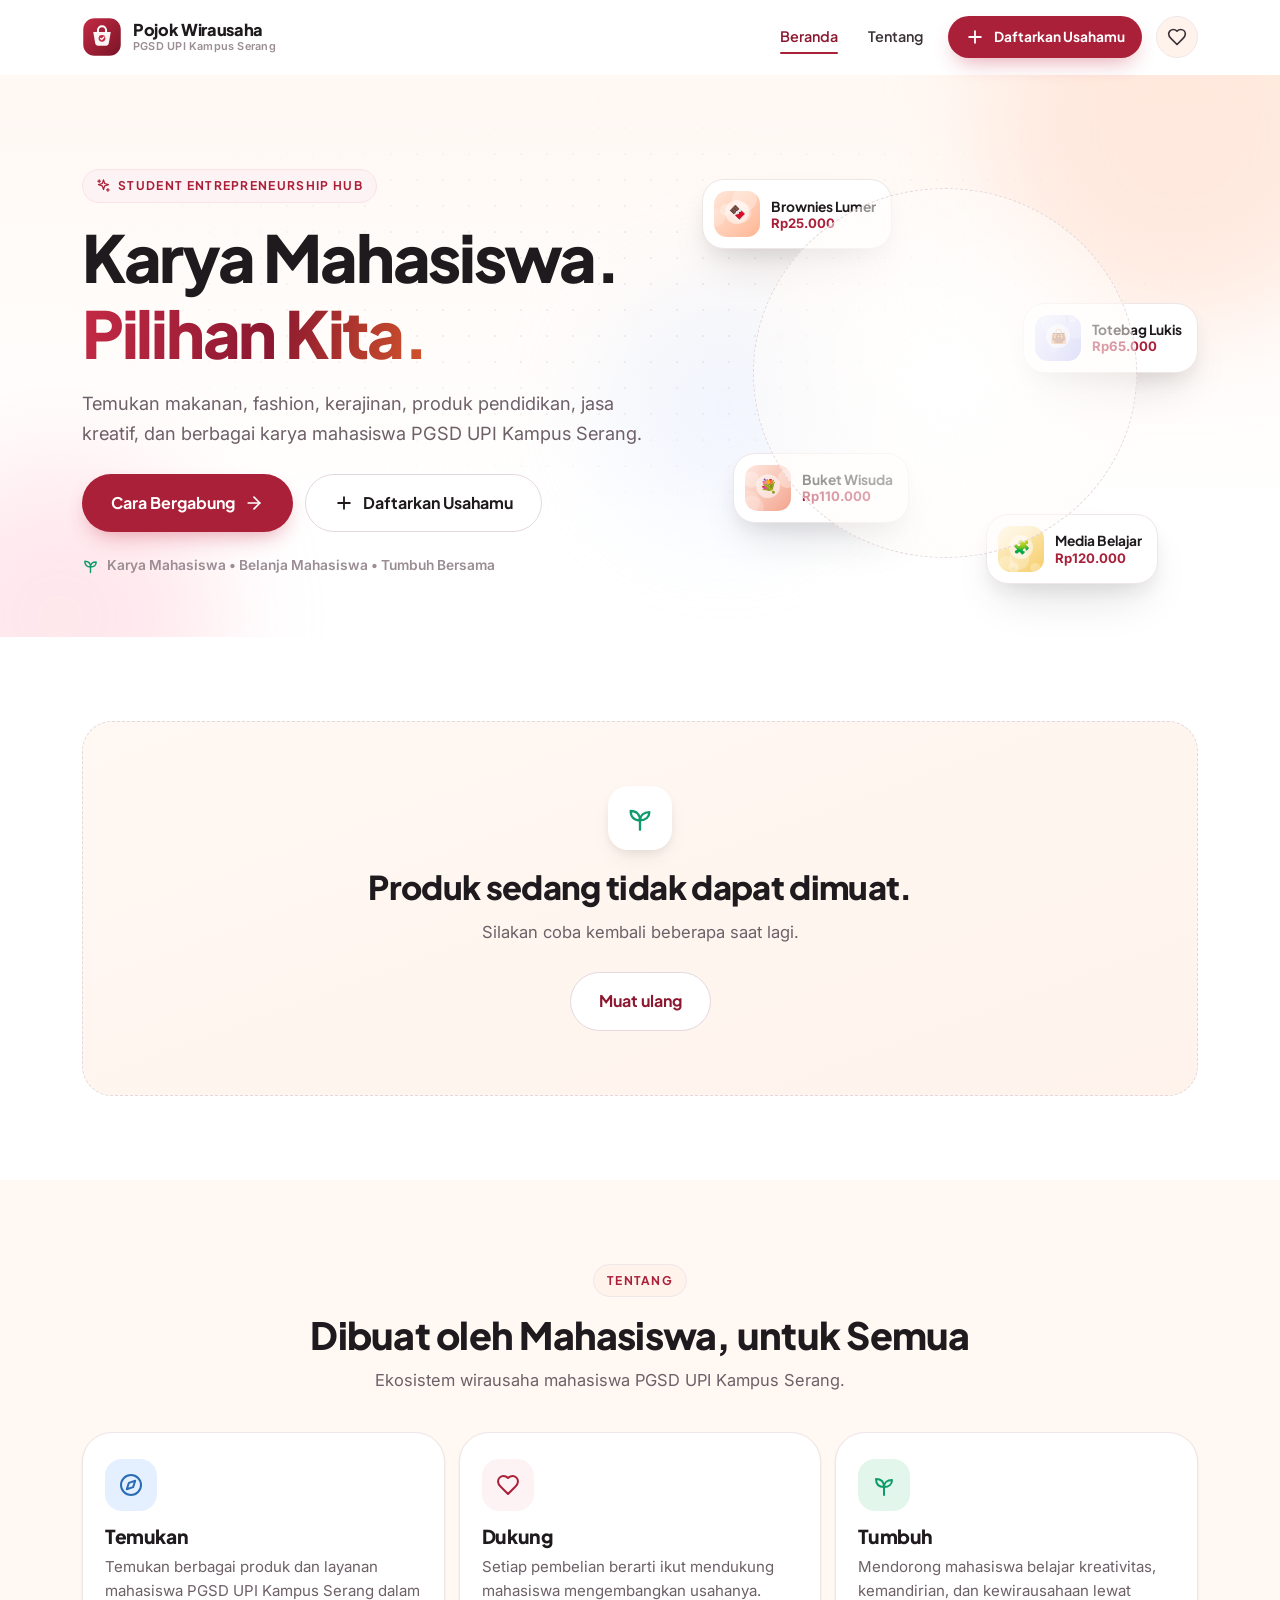
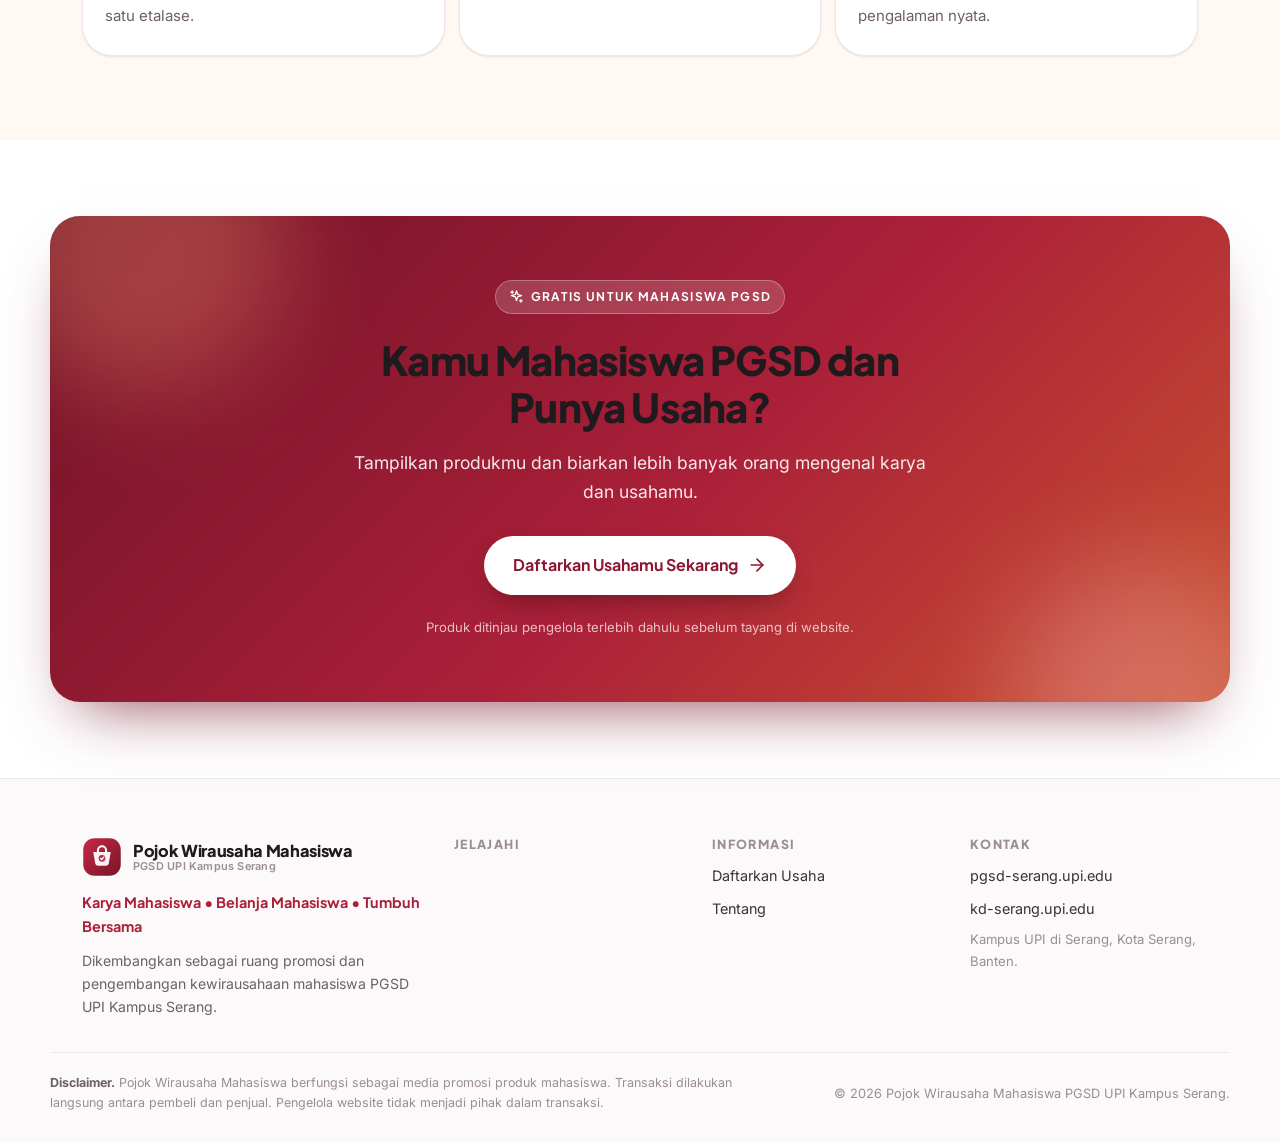
<file: index.html>
<!DOCTYPE html>
<html lang="id">
<head>
<meta charset="UTF-8">
<meta name="viewport" content="width=device-width, initial-scale=1, viewport-fit=cover">
<title>Pojok Wirausaha Mahasiswa — PGSD UPI Kampus Serang</title>
<meta name="description" content="Etalase digital produk dan jasa karya mahasiswa PGSD UPI Kampus Serang. Temukan, dukung, dan belanja produk kreatif mahasiswa.">
<meta name="theme-color" content="#C42A45">
<meta name="author" content="PGSD UPI Kampus Serang">

<meta property="og:type" content="website">
<meta property="og:title" content="Pojok Wirausaha Mahasiswa — PGSD UPI Kampus Serang">
<meta property="og:description" content="Karya Mahasiswa • Belanja Mahasiswa • Tumbuh Bersama">
<meta property="og:image" content="https://pgsdserang-upi.github.io/POJOK-WIRAUSAHA-PGSD-UPI-SERANG/assets/images/og-image.png">
<meta property="og:image:width" content="1200">
<meta property="og:image:height" content="630">
<meta property="og:image:alt" content="Pojok Wirausaha Mahasiswa PGSD UPI Kampus Serang">
<meta property="og:url" content="https://pgsdserang-upi.github.io/POJOK-WIRAUSAHA-PGSD-UPI-SERANG/">
<meta property="og:site_name" content="Pojok Wirausaha Mahasiswa">
<meta property="og:locale" content="id_ID">
<meta name="twitter:card" content="summary_large_image">
<meta name="twitter:image" content="https://pgsdserang-upi.github.io/POJOK-WIRAUSAHA-PGSD-UPI-SERANG/assets/images/og-image.png">
<link rel="canonical" href="https://pgsdserang-upi.github.io/POJOK-WIRAUSAHA-PGSD-UPI-SERANG/">

<link rel="icon" href="assets/icons/favicon.svg" type="image/svg+xml">
<link rel="apple-touch-icon" href="assets/icons/apple-touch-icon.png">

<!-- Progressive Web App: pintasan layar utama tanpa lencana Chrome -->
<link rel="manifest" href="manifest.json">
<meta name="mobile-web-app-capable" content="yes">
<meta name="apple-mobile-web-app-capable" content="yes">
<meta name="apple-mobile-web-app-status-bar-style" content="default">
<meta name="apple-mobile-web-app-title" content="Keranjang PGSD">
<meta name="application-name" content="Keranjang PGSD">

<link rel="preconnect" href="https://fonts.googleapis.com">
<link rel="preconnect" href="https://fonts.gstatic.com" crossorigin>
<link href="https://fonts.googleapis.com/css2?family=Plus+Jakarta+Sans:wght@400;500;600;700;800&family=Inter:wght@400;500;600;700&display=swap" rel="stylesheet">
<link rel="stylesheet" href="css/style.css">
</head>
<body>

<a class="skip-link" href="#konten-utama">Lompat ke konten utama</a>

<!-- ============ SPRITE IKON (Lucide style, inline agar ringan & tanpa dependensi) ============ -->
<svg xmlns="http://www.w3.org/2000/svg" style="display:none" aria-hidden="true" focusable="false">
  <symbol id="i-search" viewBox="0 0 24 24" fill="none" stroke="currentColor" stroke-width="2" stroke-linecap="round" stroke-linejoin="round"><circle cx="11" cy="11" r="8"/><path d="m21 21-4.3-4.3"/></symbol>
  <symbol id="i-heart" viewBox="0 0 24 24" fill="none" stroke="currentColor" stroke-width="2" stroke-linecap="round" stroke-linejoin="round"><path d="M19 14c1.49-1.46 3-3.21 3-5.5A5.5 5.5 0 0 0 16.5 3c-1.76 0-3 .5-4.5 2-1.5-1.5-2.74-2-4.5-2A5.5 5.5 0 0 0 2 8.5c0 2.3 1.5 4.05 3 5.5l7 7Z"/></symbol>
  <symbol id="i-share" viewBox="0 0 24 24" fill="none" stroke="currentColor" stroke-width="2" stroke-linecap="round" stroke-linejoin="round"><path d="M4 12v8a2 2 0 0 0 2 2h12a2 2 0 0 0 2-2v-8"/><polyline points="16 6 12 2 8 6"/><line x1="12" x2="12" y1="2" y2="15"/></symbol>
  <symbol id="i-whatsapp" viewBox="0 0 24 24" fill="currentColor"><path d="M17.47 14.38c-.3-.15-1.76-.87-2.03-.97-.27-.1-.47-.15-.67.15-.2.3-.77.96-.94 1.16-.17.2-.35.22-.64.08-.3-.15-1.25-.46-2.39-1.47-.88-.79-1.48-1.76-1.65-2.06-.17-.3-.02-.46.13-.6.13-.14.3-.35.45-.52.15-.17.2-.3.3-.5.1-.2.05-.37-.02-.52-.08-.15-.67-1.61-.92-2.2-.24-.58-.49-.5-.67-.51h-.57c-.2 0-.52.07-.79.37-.27.3-1.04 1.02-1.04 2.48s1.07 2.88 1.22 3.08c.15.2 2.1 3.2 5.08 4.49.71.3 1.26.49 1.69.63.71.22 1.36.19 1.87.12.57-.09 1.76-.72 2-1.41.25-.7.25-1.29.18-1.41-.07-.13-.27-.2-.57-.35M12.04 21.5h-.01a9.4 9.4 0 0 1-4.79-1.31l-.34-.2-3.56.93.95-3.47-.22-.36a9.38 9.38 0 0 1-1.44-5.01c0-5.18 4.22-9.4 9.42-9.4a9.35 9.35 0 0 1 6.65 2.76 9.32 9.32 0 0 1 2.75 6.65c0 5.18-4.22 9.4-9.41 9.4M20.4 3.6A11.28 11.28 0 0 0 12.04 0C5.8 0 .73 5.07.73 11.3c0 1.99.52 3.94 1.51 5.65L.63 24l7.2-1.89a11.28 11.28 0 0 0 5.4 1.38h.01c6.23 0 11.3-5.07 11.31-11.3a11.24 11.24 0 0 0-3.31-8"/></symbol>
  <symbol id="i-instagram" viewBox="0 0 24 24" fill="none" stroke="currentColor" stroke-width="2" stroke-linecap="round" stroke-linejoin="round"><rect width="20" height="20" x="2" y="2" rx="5"/><path d="M16 11.37A4 4 0 1 1 12.63 8 4 4 0 0 1 16 11.37z"/><line x1="17.5" x2="17.51" y1="6.5" y2="6.5"/></symbol>
  <symbol id="i-map-pin" viewBox="0 0 24 24" fill="none" stroke="currentColor" stroke-width="2" stroke-linecap="round" stroke-linejoin="round"><path d="M20 10c0 6-8 12-8 12s-8-6-8-12a8 8 0 0 1 16 0Z"/><circle cx="12" cy="10" r="3"/></symbol>
  <symbol id="i-star" viewBox="0 0 24 24" fill="currentColor"><path d="m12 2 3.09 6.26L22 9.27l-5 4.87 1.18 6.88L12 17.77l-6.18 3.25L7 14.14 2 9.27l6.91-1.01L12 2z"/></symbol>
  <symbol id="i-arrow-right" viewBox="0 0 24 24" fill="none" stroke="currentColor" stroke-width="2" stroke-linecap="round" stroke-linejoin="round"><path d="M5 12h14"/><path d="m12 5 7 7-7 7"/></symbol>
  <symbol id="i-x" viewBox="0 0 24 24" fill="none" stroke="currentColor" stroke-width="2" stroke-linecap="round" stroke-linejoin="round"><path d="M18 6 6 18"/><path d="m6 6 12 12"/></symbol>
  <symbol id="i-menu" viewBox="0 0 24 24" fill="none" stroke="currentColor" stroke-width="2" stroke-linecap="round" stroke-linejoin="round"><line x1="4" x2="20" y1="6" y2="6"/><line x1="4" x2="20" y1="12" y2="12"/><line x1="4" x2="20" y1="18" y2="18"/></symbol>
  <symbol id="i-sparkles" viewBox="0 0 24 24" fill="none" stroke="currentColor" stroke-width="2" stroke-linecap="round" stroke-linejoin="round"><path d="m12 3-1.9 5.8L4 10.7l6.1 1.9L12 18.4l1.9-5.8 6.1-1.9-6.1-1.9z"/><path d="M5 3v4"/><path d="M19 17v4"/><path d="M3 5h4"/><path d="M17 19h4"/></symbol>
  <symbol id="i-store" viewBox="0 0 24 24" fill="none" stroke="currentColor" stroke-width="2" stroke-linecap="round" stroke-linejoin="round"><path d="m2 7 1.6-3.2A2 2 0 0 1 5.4 3h13.2a2 2 0 0 1 1.8 1.1L22 7"/><path d="M4 7v13a1 1 0 0 0 1 1h14a1 1 0 0 0 1-1V7"/><path d="M2 7a3 3 0 0 0 5 2 3 3 0 0 0 5 0 3 3 0 0 0 5 0 3 3 0 0 0 5-2"/></symbol>
  <symbol id="i-book" viewBox="0 0 24 24" fill="none" stroke="currentColor" stroke-width="2" stroke-linecap="round" stroke-linejoin="round"><path d="M12 7v14"/><path d="M3 18a1 1 0 0 1-1-1V4a1 1 0 0 1 1-1h5a4 4 0 0 1 4 4 4 4 0 0 1 4-4h5a1 1 0 0 1 1 1v13a1 1 0 0 1-1 1h-6a3 3 0 0 0-3 3 3 3 0 0 0-3-3z"/></symbol>
  <symbol id="i-flame" viewBox="0 0 24 24" fill="none" stroke="currentColor" stroke-width="2" stroke-linecap="round" stroke-linejoin="round"><path d="M8.5 14.5A2.5 2.5 0 0 0 11 12c0-1.38-.5-2-1-3-1.072-2.143-.224-4.054 2-6 .5 2.5 2 4.9 4 6.5 2 1.6 3 3.5 3 5.5a7 7 0 1 1-14 0c0-1.153.433-2.294 1-3a2.5 2.5 0 0 0 2.5 2.5z"/></symbol>
  <symbol id="i-bag" viewBox="0 0 24 24" fill="none" stroke="currentColor" stroke-width="2" stroke-linecap="round" stroke-linejoin="round"><path d="M6 2 3 6v14a2 2 0 0 0 2 2h14a2 2 0 0 0 2-2V6l-3-4z"/><path d="M3 6h18"/><path d="M16 10a4 4 0 0 1-8 0"/></symbol>
  <symbol id="i-users" viewBox="0 0 24 24" fill="none" stroke="currentColor" stroke-width="2" stroke-linecap="round" stroke-linejoin="round"><path d="M16 21v-2a4 4 0 0 0-4-4H6a4 4 0 0 0-4 4v2"/><circle cx="9" cy="7" r="4"/><path d="M22 21v-2a4 4 0 0 0-3-3.87"/><path d="M16 3.13a4 4 0 0 1 0 7.75"/></symbol>
  <symbol id="i-layers" viewBox="0 0 24 24" fill="none" stroke="currentColor" stroke-width="2" stroke-linecap="round" stroke-linejoin="round"><path d="m12.83 2.18a2 2 0 0 0-1.66 0L2.6 6.08a1 1 0 0 0 0 1.83l8.58 3.91a2 2 0 0 0 1.66 0l8.58-3.9a1 1 0 0 0 0-1.83z"/><path d="m22 12.5-9.17 4.16a2 2 0 0 1-1.66 0L2 12.5"/><path d="m22 17.5-9.17 4.16a2 2 0 0 1-1.66 0L2 17.5"/></symbol>
  <symbol id="i-tag" viewBox="0 0 24 24" fill="none" stroke="currentColor" stroke-width="2" stroke-linecap="round" stroke-linejoin="round"><path d="M12.586 2.586A2 2 0 0 0 11.172 2H4a2 2 0 0 0-2 2v7.172a2 2 0 0 0 .586 1.414l8.704 8.704a2.426 2.426 0 0 0 3.42 0l6.58-6.58a2.426 2.426 0 0 0 0-3.42z"/><circle cx="7.5" cy="7.5" r=".5" fill="currentColor"/></symbol>
  <symbol id="i-check" viewBox="0 0 24 24" fill="none" stroke="currentColor" stroke-width="2.5" stroke-linecap="round" stroke-linejoin="round"><path d="M20 6 9 17l-5-5"/></symbol>
  <symbol id="i-alert" viewBox="0 0 24 24" fill="none" stroke="currentColor" stroke-width="2" stroke-linecap="round" stroke-linejoin="round"><circle cx="12" cy="12" r="10"/><line x1="12" x2="12" y1="8" y2="12"/><line x1="12" x2="12.01" y1="16" y2="16"/></symbol>
  <symbol id="i-plus" viewBox="0 0 24 24" fill="none" stroke="currentColor" stroke-width="2.2" stroke-linecap="round" stroke-linejoin="round"><path d="M5 12h14"/><path d="M12 5v14"/></symbol>
  <symbol id="i-seedling" viewBox="0 0 24 24" fill="none" stroke="currentColor" stroke-width="2" stroke-linecap="round" stroke-linejoin="round"><path d="M12 22v-8"/><path d="M12 14C12 9 9 6 4 6c0 5 3 8 8 8Z"/><path d="M12 14c0-4 3-7 8-7 0 4-3 7-8 7Z"/></symbol>
  <symbol id="i-compass" viewBox="0 0 24 24" fill="none" stroke="currentColor" stroke-width="2" stroke-linecap="round" stroke-linejoin="round"><circle cx="12" cy="12" r="10"/><polygon points="16.24 7.76 14.12 14.12 7.76 16.24 9.88 9.88 16.24 7.76"/></symbol>
  <symbol id="i-empty" viewBox="0 0 24 24" fill="none" stroke="currentColor" stroke-width="1.6" stroke-linecap="round" stroke-linejoin="round"><path d="M21 8v13H3V8"/><path d="M1 3h22v5H1z"/><path d="M10 12h4"/></symbol>
</svg>

<!-- ============================ BANNER DATA CONTOH ============================ -->
<div class="demo-banner" id="demo-banner" hidden>
  <div class="container demo-banner__inner">
    <span class="demo-banner__tag">Data contoh</span>
    <p id="demo-banner-text">
      Produk dan nama mahasiswa di halaman ini hanya contoh untuk pratinjau tampilan — bukan data asli.
    </p>
  </div>
</div>

<!-- ============================ NAVBAR ============================ -->
<header class="nav" id="navbar">
  <div class="container nav__inner">
    <a class="brand" href="index.html" aria-label="Beranda Pojok Wirausaha Mahasiswa">
      <img class="brand__logo" src="assets/icons/logo.svg" alt="" width="44" height="44">
      <span class="brand__text">
        <span class="brand__name">Pojok Wirausaha</span>
        <span class="brand__sub">PGSD UPI Kampus Serang</span>
      </span>
    </a>

    <nav class="nav__menu" id="nav-menu" aria-label="Navigasi utama">
      <a href="#beranda" class="nav__link">Beranda</a>
      <a href="#produk" class="nav__link">Produk</a>
      <a href="#kategori" class="nav__link">Kategori</a>
      <a href="#wirausaha" class="nav__link">Wirausaha</a>
      <a href="#cerita" class="nav__link">Cerita</a>
      <a href="#tentang" class="nav__link">Tentang</a>
      <a href="#daftar" class="nav__link nav__link--mobile-only">Daftarkan Usaha</a>
      <a href="#" class="btn btn--primary btn--sm nav__cta" data-daftar-link>
        <svg class="icon" aria-hidden="true"><use href="#i-plus"></use></svg>
        Daftarkan Usahamu
      </a>
    </nav>

    <div class="nav__actions">
      <a class="icon-btn icon-btn--fav" href="#favorit" aria-label="Lihat produk favorit saya">
        <svg class="icon" aria-hidden="true"><use href="#i-heart"></use></svg>
        <span class="fav-count" id="fav-count-badge" hidden>0</span>
      </a>
      <button class="icon-btn nav__toggle" id="nav-toggle" aria-label="Buka menu" aria-expanded="false" aria-controls="nav-menu">
        <svg class="icon icon--menu" aria-hidden="true"><use href="#i-menu"></use></svg>
        <svg class="icon icon--close" aria-hidden="true"><use href="#i-x"></use></svg>
      </button>
    </div>
  </div>
</header>
<div class="nav-backdrop" id="nav-backdrop" hidden></div>

<main id="konten-utama">

<!-- ============================ HERO ============================ -->
<section class="hero" id="beranda">
  <div class="hero__decor" aria-hidden="true">
    <span class="blob blob--1"></span>
    <span class="blob blob--2"></span>
    <span class="blob blob--3"></span>
    <span class="grid-dots"></span>
  </div>

  <div class="container hero__inner">
    <div class="hero__content">
      <p class="eyebrow">
        <svg class="icon" aria-hidden="true"><use href="#i-sparkles"></use></svg>
        Student Entrepreneurship Hub
      </p>
      <h1 class="hero__title">
        Karya Mahasiswa.<br>
        <span class="grad-text">Pilihan Kita.</span>
      </h1>
      <p class="hero__sub">
        Temukan makanan, fashion, kerajinan, produk pendidikan, jasa kreatif, dan berbagai
        karya mahasiswa PGSD UPI Kampus Serang.
      </p>
      <div class="hero__actions">
        <a href="#produk" class="btn btn--primary btn--lg" id="btn-jelajahi">
          <span id="btn-jelajahi-teks">Jelajahi Produk</span>
          <svg class="icon" aria-hidden="true"><use href="#i-arrow-right"></use></svg>
        </a>
        <a href="#" class="btn btn--ghost btn--lg" data-daftar-link>
          <svg class="icon" aria-hidden="true"><use href="#i-plus"></use></svg>
          Daftarkan Usahamu
        </a>
      </div>
      <p class="hero__note">
        <svg class="icon" aria-hidden="true"><use href="#i-seedling"></use></svg>
        Karya Mahasiswa • Belanja Mahasiswa • Tumbuh Bersama
      </p>
    </div>

    <div class="hero__visual" aria-hidden="true">
      <div class="float-card float-card--1">
        <img src="assets/images/hero-1.svg" alt="" width="120" height="120" loading="eager">
        <div><strong>Brownies Lumer</strong><span>Rp25.000</span></div>
      </div>
      <div class="float-card float-card--2">
        <img src="assets/images/hero-2.svg" alt="" width="120" height="120" loading="lazy">
        <div><strong>Totebag Lukis</strong><span>Rp65.000</span></div>
      </div>
      <div class="float-card float-card--3">
        <img src="assets/images/hero-3.svg" alt="" width="120" height="120" loading="lazy">
        <div><strong>Buket Wisuda</strong><span>Rp110.000</span></div>
      </div>
      <div class="float-card float-card--4">
        <img src="assets/images/hero-4.svg" alt="" width="120" height="120" loading="lazy">
        <div><strong>Media Belajar</strong><span>Rp120.000</span></div>
      </div>
      <div class="hero__ring"></div>
    </div>
  </div>

  <!-- ---------- SEARCH BAR ---------- -->
  <div class="container">
    <form class="searchbar" id="search-form" role="search" autocomplete="off">
      <label class="sr-only" for="search-input">Cari produk, usaha, kategori, atau nama mahasiswa</label>
      <svg class="icon searchbar__icon" aria-hidden="true"><use href="#i-search"></use></svg>
      <input class="searchbar__input" id="search-input" type="search" name="q"
             placeholder="Cari makanan, merchandise, jasa desain, media pembelajaran..."
             aria-describedby="search-hint">
      <button class="searchbar__clear" id="search-clear" type="button" aria-label="Hapus pencarian" hidden>
        <svg class="icon" aria-hidden="true"><use href="#i-x"></use></svg>
      </button>
      <button class="btn btn--primary searchbar__btn" type="submit">Cari</button>
    </form>
    <p class="searchbar__hint" id="search-hint">
      Coba: <button type="button" class="chip-mini" data-quick="brownies">brownies</button>
      <button type="button" class="chip-mini" data-quick="totebag">totebag</button>
      <button type="button" class="chip-mini" data-quick="jasa desain">jasa desain</button>
      <button type="button" class="chip-mini" data-quick="media pembelajaran">media pembelajaran</button>
    </p>
  </div>
</section>

<!-- ============================ STATISTIK ============================ -->
<section class="stats" id="statistik" aria-label="Statistik Pojok Wirausaha">
  <div class="container stats__grid">
    <div class="stat">
      <svg class="icon stat__icon" aria-hidden="true"><use href="#i-store"></use></svg>
      <span class="stat__num" data-counter id="stat-usaha">0</span>
      <span class="stat__label">Usaha Mahasiswa</span>
    </div>
    <div class="stat">
      <svg class="icon stat__icon" aria-hidden="true"><use href="#i-bag"></use></svg>
      <span class="stat__num" data-counter id="stat-produk">0</span>
      <span class="stat__label">Produk</span>
    </div>
    <div class="stat">
      <svg class="icon stat__icon" aria-hidden="true"><use href="#i-layers"></use></svg>
      <span class="stat__num" data-counter id="stat-kategori">0</span>
      <span class="stat__label">Kategori</span>
    </div>
    <div class="stat">
      <svg class="icon stat__icon" aria-hidden="true"><use href="#i-flame"></use></svg>
      <span class="stat__num" data-counter id="stat-promo">0</span>
      <span class="stat__label">Promo Aktif</span>
    </div>
  </div>
</section>

<!-- ============================ BELUM ADA DATA ============================ -->
<section class="section" id="belum-ada" hidden>
  <div class="container">
    <div class="kosong-panel">
      <span class="kosong-panel__icon"><svg class="icon" aria-hidden="true"><use href="#i-seedling"></use></svg></span>
      <h2 class="kosong-panel__title" id="kosong-panel-title">Belum ada usaha yang terdaftar.</h2>
      <p class="kosong-panel__sub" id="kosong-panel-sub">
        Pojok Wirausaha baru dibuka. Jadilah mahasiswa PGSD pertama yang menampilkan
        produk atau jasamu di sini — pendaftaran gratis dan hanya perlu beberapa menit.
      </p>
      <div class="kosong-panel__actions" id="kosong-panel-actions">
        <a class="btn btn--primary btn--lg" href="#" data-daftar-link>
          <svg class="icon" aria-hidden="true"><use href="#i-plus"></use></svg>
          Daftarkan Usahamu
        </a>
        <a class="btn btn--outline btn--lg" href="#tentang">Pelajari dulu</a>
        <button class="btn btn--outline btn--lg" type="button" id="btn-retry-kosong" hidden>Muat ulang</button>
      </div>
      <ol class="kosong-panel__langkah" id="kosong-panel-langkah">
        <li><span>1</span> Isi formulir pendaftaran usaha</li>
        <li><span>2</span> Pengelola meninjau produkmu</li>
        <li><span>3</span> Produk tayang di halaman ini</li>
      </ol>
    </div>
  </div>
</section>

<!-- ============================ KATEGORI ============================ -->
<section class="section" id="kategori">
  <div class="container">
    <header class="section__head">
      <div>
        <p class="eyebrow eyebrow--muted">Kategori</p>
        <h2 class="section__title">Mau Cari Apa Hari Ini?</h2>
        <p class="section__sub">Pilih kategori untuk langsung menyaring produk mahasiswa.</p>
      </div>
    </header>
    <div class="cat-scroller">
      <div class="cat-grid" id="category-grid"><!-- diisi JS --></div>
    </div>
  </div>
</section>

<!-- ============================ PRODUK PILIHAN ============================ -->
<section class="section section--soft" id="pilihan">
  <div class="container">
    <header class="section__head">
      <div>
        <p class="eyebrow eyebrow--muted"><svg class="icon" aria-hidden="true"><use href="#i-sparkles"></use></svg> Pilihan</p>
        <h2 class="section__title">Produk Pilihan Mahasiswa</h2>
        <p class="section__sub">Karya-karya menarik dari mahasiswa PGSD UPI Kampus Serang.</p>
      </div>
      <button class="btn btn--soft btn--sm" id="btn-acak" type="button">
        <svg class="icon" aria-hidden="true"><use href="#i-sparkles"></use></svg>
        Acak Lagi
      </button>
    </header>
    <div class="grid grid--produk" id="featured-grid" aria-live="polite"><!-- diisi JS --></div>
  </div>
</section>

<!-- ============================ KATALOG PRODUK ============================ -->
<section class="section" id="produk">
  <div class="container">
    <header class="section__head">
      <div>
        <p class="eyebrow eyebrow--muted">Katalog</p>
        <h2 class="section__title">Semua Produk &amp; Jasa</h2>
        <p class="section__sub">Saring berdasarkan kategori, harga, dan urutan yang kamu mau.</p>
      </div>
    </header>

    <div class="toolbar">
      <div class="chips" id="filter-chips" role="group" aria-label="Filter kategori"><!-- diisi JS --></div>

      <div class="toolbar__row">
        <div class="field">
          <label class="field__label" for="sort-select">Urutkan</label>
          <select class="select" id="sort-select">
            <option value="terbaru">Terbaru</option>
            <option value="harga-asc">Harga Terendah</option>
            <option value="harga-desc">Harga Tertinggi</option>
            <option value="nama-asc">Nama A–Z</option>
          </select>
        </div>
        <div class="field">
          <label class="field__label" for="price-select">Rentang harga</label>
          <select class="select" id="price-select">
            <option value="all">Semua harga</option>
            <option value="0-25000">&lt; Rp25.000</option>
            <option value="25000-50000">Rp25.000 – Rp50.000</option>
            <option value="50000-100000">Rp50.000 – Rp100.000</option>
            <option value="100000-999999999">&gt; Rp100.000</option>
          </select>
        </div>
        <div class="field field--grow">
          <span class="field__label">Hasil</span>
          <p class="result-count" id="result-count" aria-live="polite">—</p>
        </div>
        <button class="btn btn--soft btn--sm" id="btn-reset" type="button">Reset filter</button>
      </div>
    </div>

    <div class="grid grid--produk" id="product-grid" aria-live="polite"><!-- diisi JS --></div>

    <div class="empty" id="empty-state" hidden>
      <svg class="empty__art" aria-hidden="true"><use href="#i-empty"></use></svg>
      <h3>Belum menemukan yang kamu cari.</h3>
      <p>Coba gunakan kata kunci atau kategori lainnya.</p>
      <button class="btn btn--primary btn--sm" type="button" id="btn-empty-reset">Tampilkan semua produk</button>
    </div>

    <div class="alert" id="error-state" hidden role="alert">
      <svg class="icon" aria-hidden="true"><use href="#i-alert"></use></svg>
      <div>
        <strong>Produk sedang tidak dapat dimuat.</strong>
        <span>Silakan coba kembali beberapa saat lagi.</span>
      </div>
      <button class="btn btn--soft btn--sm" type="button" id="btn-retry">Muat ulang</button>
    </div>

    <div class="loadmore" id="loadmore-wrap" hidden>
      <button class="btn btn--outline" type="button" id="btn-loadmore">Tampilkan lebih banyak</button>
    </div>
  </div>
</section>

<!-- ============================ WIRAUSAHA PILIHAN ============================ -->
<section class="section section--soft" id="wirausaha">
  <div class="container">
    <header class="section__head">
      <div>
        <p class="eyebrow eyebrow--muted"><svg class="icon" aria-hidden="true"><use href="#i-store"></use></svg> Sorotan</p>
        <h2 class="section__title">Wirausaha Mahasiswa Minggu Ini</h2>
        <p class="section__sub">Cerita singkat di balik usaha yang sedang tumbuh.</p>
      </div>
    </header>
    <div id="featured-seller"><!-- diisi JS --></div>

    <h3 class="subheading">Usaha Mahasiswa Lainnya</h3>
    <div class="grid grid--seller" id="seller-grid"><!-- diisi JS --></div>
  </div>
</section>

<!-- ============================ PROMO ============================ -->
<section class="section" id="promo">
  <div class="container">
    <header class="section__head">
      <div>
        <p class="eyebrow eyebrow--muted"><svg class="icon" aria-hidden="true"><use href="#i-flame"></use></svg> Promo</p>
        <h2 class="section__title">🔥 Promo Minggu Ini</h2>
        <p class="section__sub">Hanya menampilkan promo yang masih berlaku hari ini.</p>
      </div>
    </header>
    <div class="grid grid--promo" id="promo-grid"><!-- diisi JS --></div>
  </div>
</section>

<!-- ============================ NILAI / SPECIAL SECTION ============================ -->
<section class="section section--value" id="tentang">
  <div class="container">
    <header class="section__head section__head--center">
      <div>
        <p class="eyebrow eyebrow--muted">Tentang</p>
        <h2 class="section__title">Dibuat oleh Mahasiswa, untuk Semua</h2>
        <p class="section__sub">Ekosistem wirausaha mahasiswa PGSD UPI Kampus Serang.</p>
      </div>
    </header>
    <div class="value-grid">
      <article class="value-card value-card--1">
        <span class="value-card__icon"><svg class="icon" aria-hidden="true"><use href="#i-compass"></use></svg></span>
        <h3>Temukan</h3>
        <p>Temukan berbagai produk dan layanan mahasiswa PGSD UPI Kampus Serang dalam satu etalase.</p>
      </article>
      <article class="value-card value-card--2">
        <span class="value-card__icon"><svg class="icon" aria-hidden="true"><use href="#i-heart"></use></svg></span>
        <h3>Dukung</h3>
        <p>Setiap pembelian berarti ikut mendukung mahasiswa mengembangkan usahanya.</p>
      </article>
      <article class="value-card value-card--3">
        <span class="value-card__icon"><svg class="icon" aria-hidden="true"><use href="#i-seedling"></use></svg></span>
        <h3>Tumbuh</h3>
        <p>Mendorong mahasiswa belajar kreativitas, kemandirian, dan kewirausahaan lewat pengalaman nyata.</p>
      </article>
    </div>
  </div>
</section>

<!-- ============================ CERITA ============================ -->
<section class="section section--soft" id="cerita">
  <div class="container">
    <header class="section__head">
      <div>
        <p class="eyebrow eyebrow--muted"><svg class="icon" aria-hidden="true"><use href="#i-book"></use></svg> Cerita</p>
        <h2 class="section__title">Cerita di Balik Usaha</h2>
        <p class="section__sub">Perjalanan kecil yang layak dibaca sebelum kamu memulai usahamu sendiri.</p>
      </div>
    </header>
    <div class="grid grid--cerita" id="story-grid"><!-- diisi JS --></div>
  </div>
</section>

<!-- ============================ FAVORIT ============================ -->
<section class="section" id="favorit">
  <div class="container">
    <header class="section__head">
      <div>
        <p class="eyebrow eyebrow--muted"><svg class="icon" aria-hidden="true"><use href="#i-heart"></use></svg> Tersimpan</p>
        <h2 class="section__title">Produk Favorit Saya</h2>
        <p class="section__sub">Tersimpan di perangkatmu sendiri — tanpa perlu login.</p>
      </div>
      <button class="btn btn--soft btn--sm" id="btn-clear-fav" type="button" hidden>Kosongkan favorit</button>
    </header>
    <div class="grid grid--produk" id="favorite-grid"><!-- diisi JS --></div>
    <div class="empty empty--sm" id="favorite-empty">
      <svg class="empty__art" aria-hidden="true"><use href="#i-heart"></use></svg>
      <h3>Belum ada produk favorit.</h3>
      <p>Tekan ikon ♡ pada produk untuk menyimpannya di sini.</p>
    </div>
  </div>
</section>

<!-- ============================ TERAKHIR DILIHAT ============================ -->
<section class="section section--tight" id="terakhir" hidden>
  <div class="container">
    <header class="section__head">
      <div>
        <h2 class="section__title section__title--sm">Terakhir Kamu Lihat</h2>
      </div>
    </header>
    <div class="rail" id="recent-rail"><!-- diisi JS --></div>
  </div>
</section>

<!-- ============================ CTA DAFTAR ============================ -->
<section class="cta" id="daftar">
  <div class="container cta__inner">
    <div class="cta__decor" aria-hidden="true"><span class="blob blob--4"></span><span class="blob blob--5"></span></div>
    <p class="eyebrow eyebrow--light"><svg class="icon" aria-hidden="true"><use href="#i-sparkles"></use></svg> Gratis untuk mahasiswa PGSD</p>
    <h2 class="cta__title">Kamu Mahasiswa PGSD dan Punya Usaha?</h2>
    <p class="cta__sub">Tampilkan produkmu dan biarkan lebih banyak orang mengenal karya dan usahamu.</p>
    <a class="btn btn--light btn--lg" href="#" data-daftar-link>
      Daftarkan Usahamu Sekarang
      <svg class="icon" aria-hidden="true"><use href="#i-arrow-right"></use></svg>
    </a>
    <p class="cta__note">Produk ditinjau pengelola terlebih dahulu sebelum tayang di website.</p>
  </div>
</section>

</main>

<!-- ============================ FOOTER ============================ -->
<footer class="footer">
  <div class="container footer__grid">
    <div class="footer__brand">
      <div class="brand">
        <img class="brand__logo" src="assets/icons/logo.svg" alt="" width="44" height="44" loading="lazy">
        <span class="brand__text">
          <span class="brand__name">Pojok Wirausaha Mahasiswa</span>
          <span class="brand__sub">PGSD UPI Kampus Serang</span>
        </span>
      </div>
      <p class="footer__tagline">Karya Mahasiswa • Belanja Mahasiswa • Tumbuh Bersama</p>
      <p class="footer__desc">
        Dikembangkan sebagai ruang promosi dan pengembangan kewirausahaan mahasiswa
        PGSD UPI Kampus Serang.
      </p>
    </div>

    <nav class="footer__col" aria-label="Tautan produk">
      <h3>Jelajahi</h3>
      <a href="#produk">Produk</a>
      <a href="#kategori">Kategori</a>
      <a href="#promo">Promo</a>
      <a href="#cerita">Cerita Usaha</a>
    </nav>

    <nav class="footer__col" aria-label="Tautan informasi">
      <h3>Informasi</h3>
      <a href="#" data-daftar-link>Daftarkan Usaha</a>
      <a href="#tentang">Tentang</a>
      <a href="#wirausaha">Wirausaha</a>
      <a href="#favorit">Favorit Saya</a>
    </nav>

    <div class="footer__col">
      <h3>Kontak</h3>
      <a href="https://pgsd-serang.upi.edu" target="_blank" rel="noopener">pgsd-serang.upi.edu</a>
      <a href="https://kd-serang.upi.edu" target="_blank" rel="noopener">kd-serang.upi.edu</a>
      <p class="footer__small">Kampus UPI di Serang, Kota Serang, Banten.</p>
    </div>
  </div>

  <div class="container footer__bottom">
    <p class="disclaimer">
      <strong>Disclaimer.</strong> Pojok Wirausaha Mahasiswa berfungsi sebagai media promosi produk
      mahasiswa. Transaksi dilakukan langsung antara pembeli dan penjual. Pengelola website tidak
      menjadi pihak dalam transaksi.
    </p>
    <p class="copyright">© <span id="tahun">2026</span> Pojok Wirausaha Mahasiswa PGSD UPI Kampus Serang.</p>
  </div>
</footer>

<!-- ============================ MODAL DETAIL PRODUK ============================ -->
<div class="modal" id="product-modal" hidden>
  <div class="modal__overlay" data-close-modal></div>
  <div class="modal__dialog" role="dialog" aria-modal="true" aria-labelledby="modal-title" tabindex="-1">
    <button class="modal__close" type="button" aria-label="Tutup detail produk" data-close-modal>
      <svg class="icon" aria-hidden="true"><use href="#i-x"></use></svg>
    </button>
    <div class="modal__body" id="modal-body"><!-- diisi JS --></div>
  </div>
</div>

<!-- ============================ MODAL CERITA ============================ -->
<div class="modal" id="story-modal" hidden>
  <div class="modal__overlay" data-close-modal></div>
  <div class="modal__dialog modal__dialog--narrow" role="dialog" aria-modal="true" aria-labelledby="story-title" tabindex="-1">
    <button class="modal__close" type="button" aria-label="Tutup cerita" data-close-modal>
      <svg class="icon" aria-hidden="true"><use href="#i-x"></use></svg>
    </button>
    <div class="modal__body" id="story-body"><!-- diisi JS --></div>
  </div>
</div>

<!-- ============================ TOAST ============================ -->
<div class="toast" id="toast" role="status" aria-live="polite" hidden>
  <svg class="icon" aria-hidden="true"><use href="#i-check"></use></svg>
  <span id="toast-text"></span>
</div>

<!-- ============================ SCRIPT ============================ -->
<script src="js/config.js"></script>
<script src="js/data-demo.js"></script>
<script src="js/api.js"></script>
<script src="js/favorites.js"></script>
<script src="js/products.js"></script>
<script src="js/app.js"></script>
<script src="js/pwa.js" defer></script>
</body>
</html>
</file>
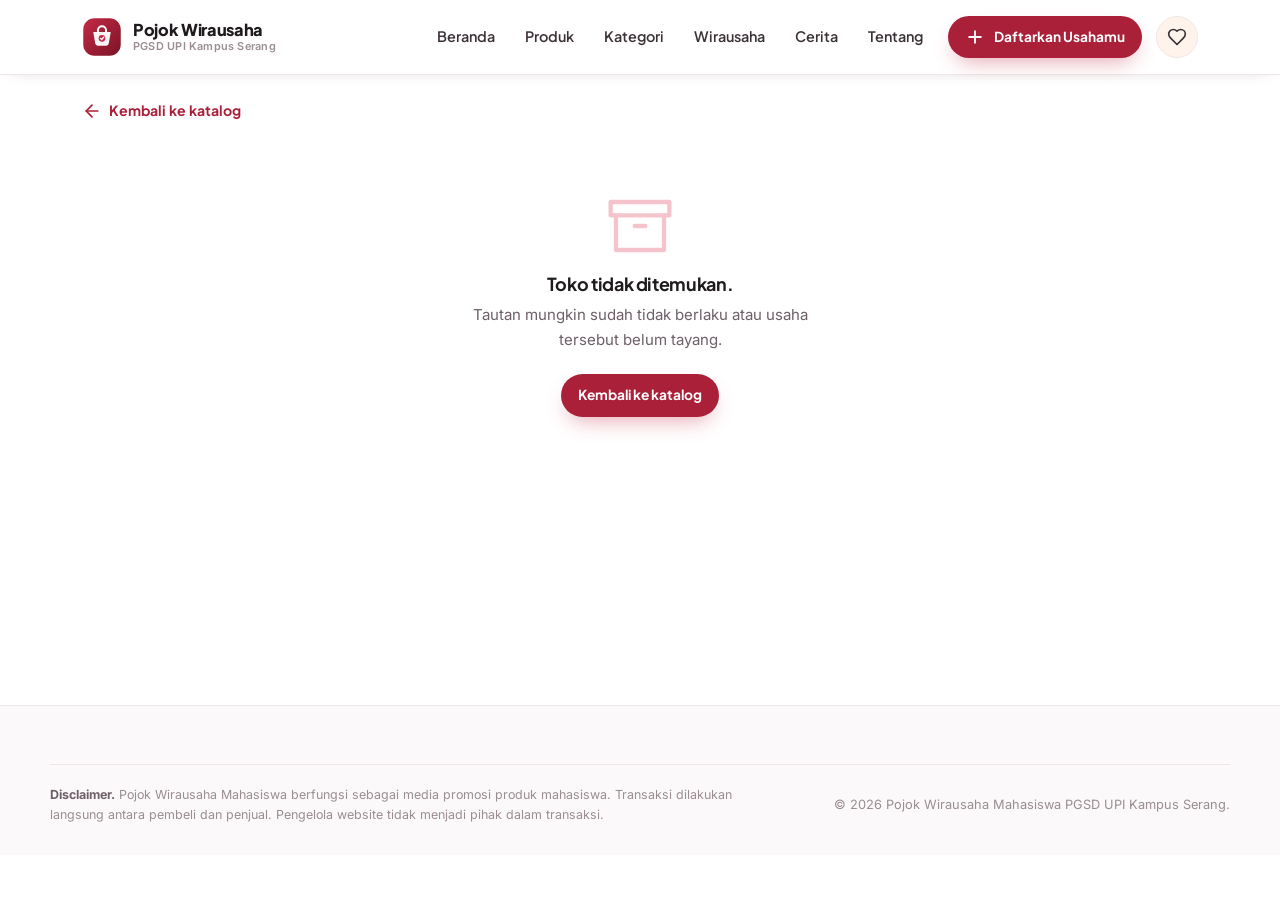
<file: toko.html>
<!DOCTYPE html>
<html lang="id">
<head>
<meta charset="UTF-8">
<meta name="viewport" content="width=device-width, initial-scale=1, viewport-fit=cover">
<title>Toko Mahasiswa — Pojok Wirausaha PGSD UPI Kampus Serang</title>
<meta name="description" content="Halaman toko mahasiswa di Pojok Wirausaha Mahasiswa PGSD UPI Kampus Serang.">
<meta name="theme-color" content="#C42A45">

<meta property="og:type" content="website">
<meta property="og:site_name" content="Pojok Wirausaha Mahasiswa">
<meta property="og:locale" content="id_ID">
<meta property="og:title" content="Toko Mahasiswa — Pojok Wirausaha PGSD UPI Kampus Serang">
<meta property="og:description" content="Produk dan jasa dari salah satu usaha mahasiswa PGSD UPI Kampus Serang.">
<meta property="og:image" content="https://pgsdserang-upi.github.io/POJOK-WIRAUSAHA-PGSD-UPI-SERANG/assets/images/og-image.png">
<meta property="og:image:width" content="1200">
<meta property="og:image:height" content="630">
<meta name="twitter:card" content="summary_large_image">
<meta name="twitter:image" content="https://pgsdserang-upi.github.io/POJOK-WIRAUSAHA-PGSD-UPI-SERANG/assets/images/og-image.png">

<link rel="icon" href="assets/icons/favicon.svg" type="image/svg+xml">
<link rel="apple-touch-icon" href="assets/icons/apple-touch-icon.png">
<link rel="manifest" href="manifest.json">
<meta name="mobile-web-app-capable" content="yes">
<meta name="apple-mobile-web-app-capable" content="yes">
<meta name="apple-mobile-web-app-title" content="Keranjang PGSD">
<meta name="application-name" content="Keranjang PGSD">
<link rel="preconnect" href="https://fonts.googleapis.com">
<link rel="preconnect" href="https://fonts.gstatic.com" crossorigin>
<link href="https://fonts.googleapis.com/css2?family=Plus+Jakarta+Sans:wght@400;500;600;700;800&family=Inter:wght@400;500;600;700&display=swap" rel="stylesheet">
<link rel="stylesheet" href="css/style.css">
</head>
<body>

<a class="skip-link" href="#konten-utama">Lompat ke konten utama</a>

<svg xmlns="http://www.w3.org/2000/svg" style="display:none" aria-hidden="true" focusable="false">
  <symbol id="i-search" viewBox="0 0 24 24" fill="none" stroke="currentColor" stroke-width="2" stroke-linecap="round" stroke-linejoin="round"><circle cx="11" cy="11" r="8"/><path d="m21 21-4.3-4.3"/></symbol>
  <symbol id="i-heart" viewBox="0 0 24 24" fill="none" stroke="currentColor" stroke-width="2" stroke-linecap="round" stroke-linejoin="round"><path d="M19 14c1.49-1.46 3-3.21 3-5.5A5.5 5.5 0 0 0 16.5 3c-1.76 0-3 .5-4.5 2-1.5-1.5-2.74-2-4.5-2A5.5 5.5 0 0 0 2 8.5c0 2.3 1.5 4.05 3 5.5l7 7Z"/></symbol>
  <symbol id="i-share" viewBox="0 0 24 24" fill="none" stroke="currentColor" stroke-width="2" stroke-linecap="round" stroke-linejoin="round"><path d="M4 12v8a2 2 0 0 0 2 2h12a2 2 0 0 0 2-2v-8"/><polyline points="16 6 12 2 8 6"/><line x1="12" x2="12" y1="2" y2="15"/></symbol>
  <symbol id="i-whatsapp" viewBox="0 0 24 24" fill="currentColor"><path d="M17.47 14.38c-.3-.15-1.76-.87-2.03-.97-.27-.1-.47-.15-.67.15-.2.3-.77.96-.94 1.16-.17.2-.35.22-.64.08-.3-.15-1.25-.46-2.39-1.47-.88-.79-1.48-1.76-1.65-2.06-.17-.3-.02-.46.13-.6.13-.14.3-.35.45-.52.15-.17.2-.3.3-.5.1-.2.05-.37-.02-.52-.08-.15-.67-1.61-.92-2.2-.24-.58-.49-.5-.67-.51h-.57c-.2 0-.52.07-.79.37-.27.3-1.04 1.02-1.04 2.48s1.07 2.88 1.22 3.08c.15.2 2.1 3.2 5.08 4.49.71.3 1.26.49 1.69.63.71.22 1.36.19 1.87.12.57-.09 1.76-.72 2-1.41.25-.7.25-1.29.18-1.41-.07-.13-.27-.2-.57-.35M12.04 21.5h-.01a9.4 9.4 0 0 1-4.79-1.31l-.34-.2-3.56.93.95-3.47-.22-.36a9.38 9.38 0 0 1-1.44-5.01c0-5.18 4.22-9.4 9.42-9.4a9.35 9.35 0 0 1 6.65 2.76 9.32 9.32 0 0 1 2.75 6.65c0 5.18-4.22 9.4-9.41 9.4M20.4 3.6A11.28 11.28 0 0 0 12.04 0C5.8 0 .73 5.07.73 11.3c0 1.99.52 3.94 1.51 5.65L.63 24l7.2-1.89a11.28 11.28 0 0 0 5.4 1.38h.01c6.23 0 11.3-5.07 11.31-11.3a11.24 11.24 0 0 0-3.31-8"/></symbol>
  <symbol id="i-instagram" viewBox="0 0 24 24" fill="none" stroke="currentColor" stroke-width="2" stroke-linecap="round" stroke-linejoin="round"><rect width="20" height="20" x="2" y="2" rx="5"/><path d="M16 11.37A4 4 0 1 1 12.63 8 4 4 0 0 1 16 11.37z"/><line x1="17.5" x2="17.51" y1="6.5" y2="6.5"/></symbol>
  <symbol id="i-map-pin" viewBox="0 0 24 24" fill="none" stroke="currentColor" stroke-width="2" stroke-linecap="round" stroke-linejoin="round"><path d="M20 10c0 6-8 12-8 12s-8-6-8-12a8 8 0 0 1 16 0Z"/><circle cx="12" cy="10" r="3"/></symbol>
  <symbol id="i-star" viewBox="0 0 24 24" fill="currentColor"><path d="m12 2 3.09 6.26L22 9.27l-5 4.87 1.18 6.88L12 17.77l-6.18 3.25L7 14.14 2 9.27l6.91-1.01L12 2z"/></symbol>
  <symbol id="i-arrow-right" viewBox="0 0 24 24" fill="none" stroke="currentColor" stroke-width="2" stroke-linecap="round" stroke-linejoin="round"><path d="M5 12h14"/><path d="m12 5 7 7-7 7"/></symbol>
  <symbol id="i-arrow-left" viewBox="0 0 24 24" fill="none" stroke="currentColor" stroke-width="2" stroke-linecap="round" stroke-linejoin="round"><path d="M19 12H5"/><path d="m12 19-7-7 7-7"/></symbol>
  <symbol id="i-x" viewBox="0 0 24 24" fill="none" stroke="currentColor" stroke-width="2" stroke-linecap="round" stroke-linejoin="round"><path d="M18 6 6 18"/><path d="m6 6 12 12"/></symbol>
  <symbol id="i-menu" viewBox="0 0 24 24" fill="none" stroke="currentColor" stroke-width="2" stroke-linecap="round" stroke-linejoin="round"><line x1="4" x2="20" y1="6" y2="6"/><line x1="4" x2="20" y1="12" y2="12"/><line x1="4" x2="20" y1="18" y2="18"/></symbol>
  <symbol id="i-sparkles" viewBox="0 0 24 24" fill="none" stroke="currentColor" stroke-width="2" stroke-linecap="round" stroke-linejoin="round"><path d="m12 3-1.9 5.8L4 10.7l6.1 1.9L12 18.4l1.9-5.8 6.1-1.9-6.1-1.9z"/><path d="M5 3v4"/><path d="M19 17v4"/><path d="M3 5h4"/><path d="M17 19h4"/></symbol>
  <symbol id="i-store" viewBox="0 0 24 24" fill="none" stroke="currentColor" stroke-width="2" stroke-linecap="round" stroke-linejoin="round"><path d="m2 7 1.6-3.2A2 2 0 0 1 5.4 3h13.2a2 2 0 0 1 1.8 1.1L22 7"/><path d="M4 7v13a1 1 0 0 0 1 1h14a1 1 0 0 0 1-1V7"/><path d="M2 7a3 3 0 0 0 5 2 3 3 0 0 0 5 0 3 3 0 0 0 5 0 3 3 0 0 0 5-2"/></symbol>
  <symbol id="i-check" viewBox="0 0 24 24" fill="none" stroke="currentColor" stroke-width="2.5" stroke-linecap="round" stroke-linejoin="round"><path d="M20 6 9 17l-5-5"/></symbol>
  <symbol id="i-alert" viewBox="0 0 24 24" fill="none" stroke="currentColor" stroke-width="2" stroke-linecap="round" stroke-linejoin="round"><circle cx="12" cy="12" r="10"/><line x1="12" x2="12" y1="8" y2="12"/><line x1="12" x2="12.01" y1="16" y2="16"/></symbol>
  <symbol id="i-plus" viewBox="0 0 24 24" fill="none" stroke="currentColor" stroke-width="2.2" stroke-linecap="round" stroke-linejoin="round"><path d="M5 12h14"/><path d="M12 5v14"/></symbol>
  <symbol id="i-empty" viewBox="0 0 24 24" fill="none" stroke="currentColor" stroke-width="1.6" stroke-linecap="round" stroke-linejoin="round"><path d="M21 8v13H3V8"/><path d="M1 3h22v5H1z"/><path d="M10 12h4"/></symbol>
  <symbol id="i-seedling" viewBox="0 0 24 24" fill="none" stroke="currentColor" stroke-width="2" stroke-linecap="round" stroke-linejoin="round"><path d="M12 22v-8"/><path d="M12 14C12 9 9 6 4 6c0 5 3 8 8 8Z"/><path d="M12 14c0-4 3-7 8-7 0 4-3 7-8 7Z"/></symbol>
</svg>

<div class="demo-banner" id="demo-banner" hidden>
  <div class="container demo-banner__inner">
    <span class="demo-banner__tag">Data contoh</span>
    <p id="demo-banner-text">
      Produk dan nama mahasiswa di halaman ini hanya contoh untuk pratinjau tampilan — bukan data asli.
    </p>
  </div>
</div>

<header class="nav nav--solid" id="navbar">
  <div class="container nav__inner">
    <a class="brand" href="index.html" aria-label="Beranda Pojok Wirausaha Mahasiswa">
      <img class="brand__logo" src="assets/icons/logo.svg" alt="" width="44" height="44">
      <span class="brand__text">
        <span class="brand__name">Pojok Wirausaha</span>
        <span class="brand__sub">PGSD UPI Kampus Serang</span>
      </span>
    </a>
    <nav class="nav__menu" id="nav-menu" aria-label="Navigasi utama">
      <a href="index.html#beranda" class="nav__link">Beranda</a>
      <a href="index.html#produk" class="nav__link">Produk</a>
      <a href="index.html#kategori" class="nav__link">Kategori</a>
      <a href="index.html#wirausaha" class="nav__link">Wirausaha</a>
      <a href="index.html#cerita" class="nav__link">Cerita</a>
      <a href="index.html#tentang" class="nav__link">Tentang</a>
      <a href="#" class="btn btn--primary btn--sm nav__cta" data-daftar-link>
        <svg class="icon" aria-hidden="true"><use href="#i-plus"></use></svg>
        Daftarkan Usahamu
      </a>
    </nav>
    <div class="nav__actions">
      <a class="icon-btn icon-btn--fav" href="index.html#favorit" aria-label="Lihat produk favorit saya">
        <svg class="icon" aria-hidden="true"><use href="#i-heart"></use></svg>
        <span class="fav-count" id="fav-count-badge" hidden>0</span>
      </a>
      <button class="icon-btn nav__toggle" id="nav-toggle" aria-label="Buka menu" aria-expanded="false" aria-controls="nav-menu">
        <svg class="icon icon--menu" aria-hidden="true"><use href="#i-menu"></use></svg>
        <svg class="icon icon--close" aria-hidden="true"><use href="#i-x"></use></svg>
      </button>
    </div>
  </div>
</header>
<div class="nav-backdrop" id="nav-backdrop" hidden></div>

<main id="konten-utama" class="page-toko">
  <div class="container">
    <a class="backlink" href="index.html#produk">
      <svg class="icon" aria-hidden="true"><use href="#i-arrow-left"></use></svg>
      Kembali ke katalog
    </a>
  </div>

  <div id="toko-root" aria-live="polite"><!-- diisi JS --></div>
</main>

<footer class="footer">
  <div class="container footer__bottom">
    <p class="disclaimer">
      <strong>Disclaimer.</strong> Pojok Wirausaha Mahasiswa berfungsi sebagai media promosi produk
      mahasiswa. Transaksi dilakukan langsung antara pembeli dan penjual. Pengelola website tidak
      menjadi pihak dalam transaksi.
    </p>
    <p class="copyright">© <span id="tahun">2026</span> Pojok Wirausaha Mahasiswa PGSD UPI Kampus Serang.</p>
  </div>
</footer>

<div class="modal" id="product-modal" hidden>
  <div class="modal__overlay" data-close-modal></div>
  <div class="modal__dialog" role="dialog" aria-modal="true" aria-labelledby="modal-title" tabindex="-1">
    <button class="modal__close" type="button" aria-label="Tutup detail produk" data-close-modal>
      <svg class="icon" aria-hidden="true"><use href="#i-x"></use></svg>
    </button>
    <div class="modal__body" id="modal-body"></div>
  </div>
</div>

<div class="toast" id="toast" role="status" aria-live="polite" hidden>
  <svg class="icon" aria-hidden="true"><use href="#i-check"></use></svg>
  <span id="toast-text"></span>
</div>

<script src="js/config.js"></script>
<script src="js/data-demo.js"></script>
<script src="js/api.js"></script>
<script src="js/favorites.js"></script>
<script src="js/products.js"></script>
<script src="js/toko.js"></script>
<script src="js/pwa.js" defer></script>
</body>
</html>
</file>
<file: css/style.css>
/* ==========================================================================
   POJOK WIRAUSAHA MAHASISWA — PGSD UPI Kampus Serang
   style.css — mobile-first, vanilla CSS, tanpa framework
   ========================================================================== */

/* --------------------------------------------------------------------------
   1. DESIGN TOKENS
   -------------------------------------------------------------------------- */
:root{
  /* brand */
  --maroon-50:#FDF2F4;
  --maroon-100:#FBE3E7;
  --maroon-200:#F5C3CB;
  --maroon-400:#DB4A63;
  --maroon-500:#C42A45;
  --maroon-600:#AB2039;
  --maroon-700:#8B1830;
  --maroon-800:#6E1226;

  /* netral */
  --white:#FFFFFF;
  --cream:#FFF8F3;
  --cream-2:#FFF3EC;
  --offwhite:#FBF9F9;
  --ink:#1E1A1D;
  --ink-2:#3B3238;
  --muted:#6E6068;
  --muted-2:#9A8D94;
  --line:#EFE6E8;
  --line-2:#E4D8DC;

  /* aksen pendukung */
  --mint:#0F9B6C;
  --amber:#B26B00;
  --violet:#6D4AA8;

  /* radius */
  --r-xs:8px;
  --r-sm:12px;
  --r:16px;
  --r-lg:22px;
  --r-xl:30px;
  --r-full:999px;

  /* shadow */
  --sh-1:0 1px 2px rgba(30,26,29,.05), 0 1px 3px rgba(30,26,29,.05);
  --sh-2:0 4px 10px -2px rgba(30,26,29,.07), 0 10px 24px -8px rgba(30,26,29,.10);
  --sh-3:0 10px 20px -6px rgba(30,26,29,.10), 0 24px 48px -16px rgba(30,26,29,.16);
  --sh-brand:0 10px 22px -8px rgba(196,42,69,.45);

  /* layout */
  --container:1180px;
  --pad:20px;
  --nav-h:68px;

  /* motion */
  --ease:cubic-bezier(.22,.61,.36,1);
  --t-fast:.16s var(--ease);
  --t:.28s var(--ease);
  --t-slow:.5s var(--ease);

  /* type */
  --font-display:'Plus Jakarta Sans','Inter',system-ui,-apple-system,'Segoe UI',Roboto,sans-serif;
  --font-body:'Inter','Plus Jakarta Sans',system-ui,-apple-system,'Segoe UI',Roboto,sans-serif;

  /* default warna kategori (dioverride inline oleh JS) */
  --c1:#EFE9EC;
  --c2:#CBBFC5;
}

/* --------------------------------------------------------------------------
   2. RESET
   -------------------------------------------------------------------------- */
*,*::before,*::after{box-sizing:border-box}
[hidden]{display:none !important}
html{-webkit-text-size-adjust:100%;scroll-behavior:smooth;scroll-padding-top:calc(var(--nav-h) + 16px)}
body{
  margin:0;
  font-family:var(--font-body);
  font-size:16px;
  line-height:1.65;
  color:var(--ink);
  background:var(--white);
  -webkit-font-smoothing:antialiased;
  overflow-x:hidden;
}
img,svg,video{display:block;max-width:100%}
img{height:auto}
h1,h2,h3,h4{font-family:var(--font-display);line-height:1.18;margin:0;letter-spacing:-.02em;color:var(--ink)}
p{margin:0}
a{color:inherit;text-decoration:none}
button,input,select,textarea{font:inherit;color:inherit}
button{cursor:pointer;border:0;background:none}
ul,ol{margin:0;padding:0;list-style:none}
:focus-visible{outline:3px solid var(--maroon-400);outline-offset:2px;border-radius:6px}
::selection{background:var(--maroon-200);color:var(--maroon-800)}

/* --------------------------------------------------------------------------
   3. UTILITAS
   -------------------------------------------------------------------------- */
.container{width:100%;max-width:var(--container);margin-inline:auto;padding-inline:var(--pad)}
.sr-only{position:absolute;width:1px;height:1px;padding:0;margin:-1px;overflow:hidden;clip:rect(0 0 0 0);white-space:nowrap;border:0}
.skip-link{position:absolute;left:12px;top:-60px;z-index:200;background:var(--maroon-600);color:#fff;padding:10px 16px;border-radius:var(--r-sm);transition:top var(--t)}
.skip-link:focus{top:12px}
.icon{width:20px;height:20px;flex:none;fill:none;stroke:currentColor;stroke-width:2;stroke-linecap:round;stroke-linejoin:round}
.icon--sm{width:16px;height:16px}
.grad-text{background:linear-gradient(100deg,var(--maroon-500),var(--maroon-700) 55%,#D2542C);-webkit-background-clip:text;background-clip:text;color:transparent}

.eyebrow{
  display:inline-flex;align-items:center;gap:7px;
  font-family:var(--font-display);font-size:.75rem;font-weight:700;
  letter-spacing:.11em;text-transform:uppercase;color:var(--maroon-600);
  background:var(--maroon-50);border:1px solid var(--maroon-100);
  padding:6px 13px;border-radius:var(--r-full);margin-bottom:16px;
}
.eyebrow .icon{width:15px;height:15px}
.eyebrow--muted{background:var(--cream-2);border-color:var(--line)}
.eyebrow--light{background:rgba(255,255,255,.16);border-color:rgba(255,255,255,.28);color:#fff}

/* --------------------------------------------------------------------------
   4. TOMBOL & KONTROL
   -------------------------------------------------------------------------- */
.btn{
  display:inline-flex;align-items:center;justify-content:center;gap:9px;
  font-family:var(--font-display);font-weight:700;font-size:.94rem;
  padding:13px 22px;border-radius:var(--r-full);
  border:1.5px solid transparent;white-space:nowrap;
  transition:transform var(--t-fast),box-shadow var(--t),background var(--t),color var(--t),border-color var(--t);
}
.btn:hover{transform:translateY(-2px)}
.btn:active{transform:translateY(0)}
.btn--sm{padding:9px 16px;font-size:.86rem}
.btn--lg{padding:15px 28px;font-size:1rem}
.btn--block{width:100%}

.btn--primary{background:var(--maroon-600);color:#fff;box-shadow:var(--sh-brand)}
.btn--primary:hover{background:var(--maroon-700);box-shadow:0 14px 26px -10px rgba(139,24,48,.55)}
.btn--outline{background:#fff;color:var(--maroon-700);border-color:var(--line-2)}
.btn--outline:hover{border-color:var(--maroon-400);background:var(--maroon-50)}
.btn--soft{background:var(--cream-2);color:var(--ink-2);border-color:var(--line)}
.btn--soft:hover{background:var(--maroon-50);color:var(--maroon-700);border-color:var(--maroon-200)}
.btn--ghost{background:rgba(255,255,255,.72);color:var(--ink);border-color:var(--line-2);backdrop-filter:blur(6px)}
.btn--ghost:hover{background:#fff;border-color:var(--maroon-300,var(--maroon-200))}
.btn--light{background:#fff;color:var(--maroon-700);box-shadow:0 12px 30px -12px rgba(0,0,0,.45)}
.btn--light:hover{background:var(--maroon-50)}
.btn--wa{background:#1FA855;color:#fff;box-shadow:0 10px 20px -10px rgba(31,168,85,.7)}
.btn--wa:hover{background:#178C46}
.btn--wa .icon{fill:currentColor;stroke:none}

.icon-btn{
  position:relative;display:inline-flex;align-items:center;justify-content:center;
  width:42px;height:42px;border-radius:var(--r-full);
  background:var(--cream-2);border:1px solid var(--line);color:var(--ink-2);
  transition:background var(--t),color var(--t),border-color var(--t),transform var(--t-fast);
}
.icon-btn:hover{background:var(--maroon-50);color:var(--maroon-600);border-color:var(--maroon-200);transform:translateY(-1px)}
.fav-count{
  position:absolute;top:-4px;right:-4px;min-width:19px;height:19px;padding:0 5px;
  display:grid;place-items:center;border-radius:var(--r-full);
  background:var(--maroon-600);color:#fff;font-size:.68rem;font-weight:700;line-height:1;
  border:2px solid #fff;
}

.chip{
  display:inline-flex;align-items:center;gap:7px;
  padding:9px 16px;border-radius:var(--r-full);
  background:#fff;border:1.5px solid var(--line-2);
  font-family:var(--font-display);font-size:.87rem;font-weight:600;color:var(--ink-2);
  transition:all var(--t-fast);white-space:nowrap;
}
.chip:hover{border-color:var(--maroon-300,var(--maroon-200));background:var(--maroon-50);color:var(--maroon-700)}
.chip[aria-pressed="true"]{background:var(--maroon-600);border-color:var(--maroon-600);color:#fff;box-shadow:var(--sh-brand)}
.chip__count{font-size:.75rem;opacity:.7;font-weight:700}

.chip-mini{
  background:#fff;border:1px solid var(--line-2);border-radius:var(--r-full);
  padding:3px 11px;font-size:.8rem;font-weight:600;color:var(--muted);
  transition:all var(--t-fast);
}
.chip-mini:hover{color:var(--maroon-600);border-color:var(--maroon-200);background:var(--maroon-50)}

.field{display:flex;flex-direction:column;gap:5px;min-width:0}
.field--grow{flex:1}
.field__label{font-size:.74rem;font-weight:700;letter-spacing:.06em;text-transform:uppercase;color:var(--muted-2)}
.select{
  appearance:none;-webkit-appearance:none;
  background:#fff url("data:image/svg+xml,%3Csvg xmlns='http://www.w3.org/2000/svg' width='16' height='16' viewBox='0 0 24 24' fill='none' stroke='%236E6068' stroke-width='2.5' stroke-linecap='round' stroke-linejoin='round'%3E%3Cpath d='m6 9 6 6 6-6'/%3E%3C/svg%3E") no-repeat right 12px center;
  border:1.5px solid var(--line-2);border-radius:var(--r-sm);
  padding:10px 38px 10px 14px;font-size:.9rem;font-weight:500;color:var(--ink-2);
  transition:border-color var(--t),box-shadow var(--t);cursor:pointer;
}
.select:hover{border-color:var(--maroon-200)}
.select:focus{border-color:var(--maroon-400);box-shadow:0 0 0 3px var(--maroon-100);outline:none}

/* --------------------------------------------------------------------------
   5. NAVBAR
   -------------------------------------------------------------------------- */
.nav{
  position:sticky;top:0;z-index:90;
  background:rgba(255,255,255,.72);backdrop-filter:blur(14px);-webkit-backdrop-filter:blur(14px);
  border-bottom:1px solid transparent;
  transition:background var(--t),box-shadow var(--t),border-color var(--t);
}
.nav--scrolled,.nav--solid{background:rgba(255,255,255,.94);border-bottom-color:var(--line);box-shadow:0 4px 18px -12px rgba(30,26,29,.3)}
.nav__inner{display:flex;align-items:center;gap:14px;min-height:var(--nav-h)}

.brand{display:flex;align-items:center;gap:11px;margin-right:auto;transition:transform var(--t-fast)}
.brand:hover{transform:translateY(-1px)}
.brand__logo{width:40px;height:40px;border-radius:12px;flex:none}
.brand__text{display:flex;flex-direction:column;line-height:1.15}
.brand__name{font-family:var(--font-display);font-weight:800;font-size:1.02rem;letter-spacing:-.02em}
.brand__sub{font-size:.68rem;font-weight:600;color:var(--muted-2);letter-spacing:.02em}

.nav__menu{display:flex;align-items:center;gap:4px}
.nav__link{
  position:relative;padding:9px 13px;border-radius:var(--r-sm);
  font-family:var(--font-display);font-size:.9rem;font-weight:600;color:var(--ink-2);
  transition:color var(--t),background var(--t);
}
.nav__link:hover{color:var(--maroon-600);background:var(--maroon-50)}
.nav__link::after{
  content:'';position:absolute;left:13px;right:13px;bottom:4px;height:2px;
  background:var(--maroon-600);border-radius:2px;transform:scaleX(0);transform-origin:left;
  transition:transform var(--t);
}
.nav__link:hover::after,.nav__link.is-active::after{transform:scaleX(1)}
.nav__link.is-active{color:var(--maroon-700)}
.nav__link--mobile-only{display:none}
.nav__cta{margin-left:8px}
.nav__actions{display:flex;align-items:center;gap:8px}
.nav__toggle{display:none}
.icon--close{display:none}
.nav-backdrop{position:fixed;inset:0;background:rgba(30,26,29,.35);z-index:85;backdrop-filter:blur(2px);animation:fade .25s var(--ease)}

/* --------------------------------------------------------------------------
   5b. BANNER DATA CONTOH
   -------------------------------------------------------------------------- */
.demo-banner{background:#3B3238;color:#FFE9C7;font-size:.82rem;line-height:1.5}
.demo-banner__inner{display:flex;align-items:center;gap:11px;padding-block:9px;flex-wrap:wrap}
.demo-banner__tag{
  flex:none;background:#F2B705;color:#3A2B00;
  font-family:var(--font-display);font-size:.66rem;font-weight:800;
  letter-spacing:.09em;text-transform:uppercase;
  padding:4px 10px;border-radius:var(--r-full);
}
.demo-banner p{margin:0}

/* --------------------------------------------------------------------------
   5c. PANEL "BELUM ADA DATA"
   -------------------------------------------------------------------------- */
.kosong-panel{
  display:flex;flex-direction:column;align-items:center;text-align:center;
  padding:clamp(34px,6vw,64px) clamp(20px,4vw,48px);
  border-radius:var(--r-xl);
  background:linear-gradient(160deg,var(--cream),var(--cream-2));
  border:1.5px dashed var(--line-2);
}
.kosong-panel__icon{
  display:grid;place-items:center;width:64px;height:64px;border-radius:20px;
  background:#fff;color:var(--mint);box-shadow:var(--sh-2);margin-bottom:18px;
}
.kosong-panel__icon .icon{width:28px;height:28px}
.kosong-panel__title{font-size:clamp(1.4rem,4vw,2.05rem);font-weight:800;text-wrap:balance}
.kosong-panel__sub{margin-top:12px;color:var(--muted);font-size:clamp(.94rem,2vw,1.04rem);max-width:56ch}
.kosong-panel__actions{display:flex;flex-wrap:wrap;justify-content:center;gap:11px;margin-top:26px}
.kosong-panel__langkah{
  display:flex;flex-wrap:wrap;justify-content:center;gap:10px 26px;
  margin-top:32px;padding-top:24px;border-top:1px dashed var(--line-2);width:100%;
  font-size:.86rem;font-weight:600;color:var(--ink-2);
}
.kosong-panel__langkah li{display:flex;align-items:center;gap:9px}
.kosong-panel__langkah span{
  display:grid;place-items:center;width:24px;height:24px;flex:none;
  border-radius:var(--r-full);background:var(--maroon-600);color:#fff;
  font-family:var(--font-display);font-size:.76rem;font-weight:800;
}

/* --------------------------------------------------------------------------
   6. HERO
   -------------------------------------------------------------------------- */
.hero{position:relative;overflow:hidden;padding:clamp(38px,7vw,78px) 0 clamp(28px,5vw,44px);background:linear-gradient(180deg,var(--cream) 0%,#fff 78%)}
.hero__decor{position:absolute;inset:0;pointer-events:none;overflow:hidden}
.blob{position:absolute;border-radius:50%;filter:blur(52px);opacity:.5}
.blob--1{width:380px;height:380px;background:#FFD9C7;top:-130px;right:-90px}
.blob--2{width:320px;height:320px;background:#FFC9D4;bottom:-140px;left:-100px;opacity:.42}
.blob--3{width:240px;height:240px;background:#D9E7FF;top:38%;right:34%;opacity:.34}
.grid-dots{
  position:absolute;inset:0;
  background-image:radial-gradient(circle at 1px 1px,rgba(110,96,104,.16) 1px,transparent 0);
  background-size:26px 26px;
  -webkit-mask-image:radial-gradient(ellipse 65% 55% at 50% 40%,#000 25%,transparent 72%);
  mask-image:radial-gradient(ellipse 65% 55% at 50% 40%,#000 25%,transparent 72%);
  opacity:.6;
}
.hero__inner{position:relative;display:grid;gap:34px;align-items:center}
.hero__title{font-size:clamp(2.15rem,7.2vw,4rem);font-weight:800;letter-spacing:-.035em}
.hero__sub{margin-top:16px;font-size:clamp(1rem,2.4vw,1.14rem);color:var(--muted);max-width:56ch}
.hero__actions{display:flex;flex-wrap:wrap;gap:12px;margin-top:26px}
.hero__note{display:flex;align-items:center;gap:8px;margin-top:22px;font-size:.86rem;font-weight:600;color:var(--muted-2)}
.hero__note .icon{width:17px;height:17px;color:var(--mint)}

.hero__visual{position:relative;min-height:300px;display:none}
.hero__ring{
  position:absolute;inset:8% 12%;border-radius:50%;
  border:1.5px dashed var(--line-2);
  background:radial-gradient(circle at 50% 50%,rgba(255,255,255,.9),rgba(255,248,243,.35));
}
.float-card{
  position:absolute;display:flex;align-items:center;gap:11px;
  background:#fff;border:1px solid var(--line);border-radius:var(--r-lg);
  padding:11px 15px 11px 11px;box-shadow:var(--sh-3);
  animation:floaty 7s ease-in-out infinite;
}
.float-card img{width:46px;height:46px;border-radius:13px;flex:none}
.float-card div{display:flex;flex-direction:column;line-height:1.25}
.float-card strong{font-family:var(--font-display);font-size:.86rem;font-weight:700;white-space:nowrap}
.float-card span{font-size:.82rem;font-weight:700;color:var(--maroon-600)}
.float-card--1{top:6%;left:2%;animation-delay:0s}
.float-card--2{top:34%;right:0;animation-delay:-1.6s}
.float-card--3{bottom:16%;left:8%;animation-delay:-3.2s}
.float-card--4{bottom:2%;right:8%;animation-delay:-4.8s}

@keyframes floaty{0%,100%{transform:translateY(0)}50%{transform:translateY(-13px)}}
@keyframes fade{from{opacity:0}to{opacity:1}}

/* ---------- search bar ---------- */
.searchbar{
  position:relative;display:flex;align-items:center;gap:8px;
  background:#fff;border:1.5px solid var(--line-2);border-radius:var(--r-full);
  padding:7px 7px 7px 18px;box-shadow:var(--sh-2);
  margin-top:clamp(24px,4vw,40px);
  transition:border-color var(--t),box-shadow var(--t);
}
.searchbar:focus-within{border-color:var(--maroon-400);box-shadow:0 0 0 4px var(--maroon-100),var(--sh-2)}
.searchbar__icon{color:var(--muted-2);flex:none}
.searchbar__input{flex:1;min-width:0;border:0;background:none;padding:11px 4px;font-size:.98rem;outline:none}
.searchbar__input::placeholder{color:var(--muted-2)}
.searchbar__input::-webkit-search-cancel-button{display:none}
.searchbar__clear{display:grid;place-items:center;width:30px;height:30px;border-radius:var(--r-full);color:var(--muted);background:var(--cream-2);transition:all var(--t-fast)}
.searchbar__clear:hover{background:var(--maroon-50);color:var(--maroon-600)}
.searchbar__btn{flex:none}
.searchbar__hint{display:flex;flex-wrap:wrap;align-items:center;gap:7px;margin-top:13px;font-size:.83rem;color:var(--muted-2);padding-left:6px}

/* --------------------------------------------------------------------------
   7. STATISTIK
   -------------------------------------------------------------------------- */
.stats{padding:clamp(26px,4vw,40px) 0}
.stats__grid{
  display:grid;grid-template-columns:repeat(2,1fr);gap:12px;
  background:linear-gradient(135deg,var(--maroon-700),var(--maroon-500) 60%,#D2542C);
  border-radius:var(--r-xl);padding:clamp(22px,3.4vw,34px);
  box-shadow:0 24px 50px -26px rgba(139,24,48,.7);
}
.stat{display:flex;flex-direction:column;align-items:center;gap:3px;text-align:center;color:#fff;padding:8px 4px}
.stat__icon{width:22px;height:22px;opacity:.72;margin-bottom:4px}
.stat__num{font-family:var(--font-display);font-size:clamp(1.75rem,5.6vw,2.5rem);font-weight:800;line-height:1;letter-spacing:-.03em;font-variant-numeric:tabular-nums}
.stat__label{font-size:.8rem;font-weight:600;opacity:.86;letter-spacing:.01em}

/* --------------------------------------------------------------------------
   8. SECTION
   -------------------------------------------------------------------------- */
.section{padding:clamp(46px,7vw,84px) 0}
.section--soft{background:linear-gradient(180deg,#fff,var(--cream) 40%,#fff)}
.section--tight{padding-top:0}
.section--value{background:var(--cream)}
.section__head{display:flex;flex-wrap:wrap;align-items:flex-end;justify-content:space-between;gap:16px;margin-bottom:clamp(24px,3.5vw,38px)}
.section__head--center{justify-content:center;text-align:center}
.section__head--center .eyebrow{margin-inline:auto;display:inline-flex}
.section__title{font-size:clamp(1.55rem,4.2vw,2.35rem);font-weight:800}
.section__title--sm{font-size:clamp(1.2rem,3vw,1.5rem)}
.section__sub{margin-top:9px;color:var(--muted);font-size:clamp(.94rem,2vw,1.03rem);max-width:60ch}
.subheading{font-size:1.15rem;font-weight:700;margin:38px 0 18px}

.grid{display:grid;gap:14px}
.grid--produk{grid-template-columns:repeat(2,minmax(0,1fr))}
.grid--seller{grid-template-columns:repeat(2,minmax(0,1fr))}
.grid--promo{grid-template-columns:repeat(1,minmax(0,1fr))}
.grid--cerita{grid-template-columns:repeat(1,minmax(0,1fr))}

/* --------------------------------------------------------------------------
   9. KATEGORI
   -------------------------------------------------------------------------- */
.cat-scroller{margin-inline:calc(var(--pad) * -1);padding-inline:var(--pad);overflow-x:auto;-webkit-overflow-scrolling:touch;scrollbar-width:none}
.cat-scroller::-webkit-scrollbar{display:none}
.cat-grid{display:grid;grid-auto-flow:column;grid-auto-columns:132px;gap:12px;padding-bottom:6px}
.cat-card{
  display:flex;flex-direction:column;align-items:flex-start;gap:8px;
  padding:16px 15px;border-radius:var(--r-lg);text-align:left;width:100%;
  background:var(--c1);
  background:linear-gradient(150deg,var(--c1),color-mix(in srgb,var(--c1) 55%,#fff));
  border:1.5px solid var(--c2);
  border-color:color-mix(in srgb,var(--c2) 32%,transparent);
  transition:transform var(--t),box-shadow var(--t),border-color var(--t);
}
.cat-card:hover{transform:translateY(-4px);box-shadow:var(--sh-2);border-color:color-mix(in srgb,var(--c2) 70%,transparent)}
.cat-card[aria-pressed="true"]{border-color:var(--maroon-600);box-shadow:0 0 0 2px var(--maroon-100),var(--sh-2)}
.cat-card__emoji{
  font-size:1.42rem;line-height:1;width:42px;height:42px;display:grid;place-items:center;
  background:rgba(255,255,255,.82);border-radius:14px;box-shadow:var(--sh-1);
}
.cat-card__name{font-family:var(--font-display);font-size:.9rem;font-weight:700;color:var(--ink);line-height:1.25}
.cat-card__count{font-size:.75rem;font-weight:600;color:var(--ink-2);opacity:.62}

/* --------------------------------------------------------------------------
   10. PRODUCT CARD
   -------------------------------------------------------------------------- */
.card{
  position:relative;display:flex;flex-direction:column;
  background:#fff;border:1px solid var(--line);border-radius:var(--r-lg);
  overflow:hidden;box-shadow:var(--sh-1);
  transition:transform var(--t),box-shadow var(--t),border-color var(--t);
}
.card:hover{transform:translateY(-5px);box-shadow:var(--sh-3);border-color:var(--line-2)}
.card__media{position:relative;aspect-ratio:4/3;overflow:hidden;background:var(--cream-2)}
.card__media[data-act]{cursor:pointer}
.card__img{width:100%;height:100%;object-fit:cover;transition:transform .55s var(--ease)}
.card:hover .card__img{transform:scale(1.07)}

/* Ilustrasi kategori: dipakai saat produk tidak punya foto.
   Digambar sebagai SVG inline, jadi selalu tajam di ukuran berapa pun. */
.card__art{display:block;width:100%;height:100%;transition:transform .55s var(--ease)}
.card:hover .card__art{transform:scale(1.05)}
.rail-card .card__art{aspect-ratio:1/1}
.detail__media .card__art,.feature__media .card__art{height:100%;min-height:inherit}
.seller-card__logo.card__art{width:48px;height:48px;flex:none;border-radius:14px}
.feature__avatar.card__art{width:46px;height:46px;flex:none;border-radius:var(--r-full)}
.toko-hero__logo.card__art{width:96px;height:96px;flex:none;border-radius:26px}
.card__badges{position:absolute;top:9px;left:9px;display:flex;flex-wrap:wrap;gap:5px;max-width:calc(100% - 60px)}
.badge{
  display:inline-flex;align-items:center;gap:4px;
  padding:4px 9px;border-radius:var(--r-full);
  font-family:var(--font-display);font-size:.66rem;font-weight:800;
  letter-spacing:.05em;text-transform:uppercase;
  background:rgba(255,255,255,.94);color:var(--ink-2);
  box-shadow:var(--sh-1);backdrop-filter:blur(4px);
}
.badge--kategori{background:var(--c1);color:#3A2B31;border:1px solid var(--c2)}
.badge--kategori{background:color-mix(in srgb,var(--c1) 88%,#fff);border-color:color-mix(in srgb,var(--c2) 45%,transparent)}
.badge--new{background:var(--mint);color:#fff}
.badge--promo{background:var(--maroon-600);color:#fff}
.badge--best{background:#F2B705;color:#3A2B00}

.fav-btn{
  position:absolute;top:9px;right:9px;width:36px;height:36px;
  display:grid;place-items:center;border-radius:var(--r-full);
  background:rgba(255,255,255,.92);color:var(--muted);box-shadow:var(--sh-1);
  backdrop-filter:blur(4px);transition:all var(--t-fast);
}
.fav-btn:hover{background:#fff;color:var(--maroon-600);transform:scale(1.08)}
.fav-btn .icon{width:18px;height:18px;transition:fill var(--t-fast),transform var(--t-fast)}
.fav-btn[aria-pressed="true"]{color:var(--maroon-600)}
.fav-btn[aria-pressed="true"] .icon{fill:var(--maroon-600);animation:pop .32s var(--ease)}
@keyframes pop{0%{transform:scale(.7)}55%{transform:scale(1.25)}100%{transform:scale(1)}}

.card__body{display:flex;flex-direction:column;gap:6px;padding:13px 14px 14px;flex:1}
.card__title{font-size:.98rem;font-weight:700;line-height:1.3}
.card__title-btn{
  font:inherit;color:inherit;text-align:left;padding:0;width:100%;
  display:-webkit-box;-webkit-line-clamp:2;line-clamp:2;-webkit-box-orient:vertical;overflow:hidden;
  transition:color var(--t-fast);
}
.card__title-btn:hover{color:var(--maroon-600)}
.card__store{display:inline-flex;align-items:center;gap:5px;font-size:.79rem;font-weight:600;color:var(--maroon-600)}
.card__store .icon{width:14px;height:14px}
.card__price{font-family:var(--font-display);font-size:1.16rem;font-weight:800;color:var(--ink);letter-spacing:-.02em;margin-top:2px}
.card__meta{font-size:.76rem;color:var(--muted);line-height:1.5}
.card__loc{display:inline-flex;align-items:center;gap:4px;font-size:.74rem;color:var(--muted-2)}
.card__loc .icon{width:13px;height:13px}
.card__rating{display:inline-flex;align-items:center;gap:4px;font-size:.76rem;font-weight:700;color:var(--amber)}
.card__rating .icon{width:13px;height:13px;fill:currentColor;stroke:none}
.card__actions{display:flex;gap:7px;margin-top:auto;padding-top:11px}
.card__actions .btn{flex:1;padding:10px 10px;font-size:.82rem;gap:6px}
.card__actions .btn .icon{width:16px;height:16px}

/* skeleton */
.skeleton{border-radius:var(--r-lg);overflow:hidden;background:#fff;border:1px solid var(--line)}
.sk{background:linear-gradient(90deg,#F1EBED 25%,#F9F5F6 37%,#F1EBED 63%);background-size:400% 100%;animation:shimmer 1.5s ease-in-out infinite;border-radius:8px}
.skeleton__media{aspect-ratio:4/3;border-radius:0}
.skeleton__body{padding:14px;display:flex;flex-direction:column;gap:9px}
.sk--sm{height:11px;width:60%}
.sk--md{height:15px;width:88%}
.sk--lg{height:21px;width:48%}
.sk--btn{height:38px;border-radius:var(--r-full)}
@keyframes shimmer{0%{background-position:100% 50%}100%{background-position:0 50%}}

/* --------------------------------------------------------------------------
   11. TOOLBAR / FILTER
   -------------------------------------------------------------------------- */
.toolbar{display:flex;flex-direction:column;gap:16px;margin-bottom:26px}
.chips{
  display:flex;gap:8px;overflow-x:auto;padding-bottom:4px;
  margin-inline:calc(var(--pad) * -1);padding-inline:var(--pad);scrollbar-width:none;
  -webkit-mask-image:linear-gradient(90deg,#000 0,#000 calc(100% - 42px),transparent 100%);
  mask-image:linear-gradient(90deg,#000 0,#000 calc(100% - 42px),transparent 100%);
}
.chips::-webkit-scrollbar{display:none}
.toolbar__row{
  display:flex;flex-wrap:wrap;align-items:flex-end;gap:12px;
  padding:14px 16px;background:var(--offwhite);border:1px solid var(--line);border-radius:var(--r-lg);
}
.result-count{font-size:.92rem;font-weight:600;color:var(--ink-2)}
.result-count b{color:var(--maroon-700)}
.loadmore{display:flex;justify-content:center;margin-top:28px}

/* --------------------------------------------------------------------------
   12. EMPTY & ERROR
   -------------------------------------------------------------------------- */
.empty{display:flex;flex-direction:column;align-items:center;text-align:center;gap:9px;padding:52px 20px}
.empty--sm{padding:34px 20px}
.empty__art{width:64px;height:64px;color:var(--maroon-200);stroke-width:1.4;margin-bottom:6px}
.empty h3{font-size:1.12rem;font-weight:700}
.empty p{color:var(--muted);font-size:.94rem;max-width:42ch}
.empty .btn{margin-top:12px}

.alert{
  display:flex;align-items:center;gap:14px;flex-wrap:wrap;
  padding:18px 20px;border-radius:var(--r-lg);
  background:#FFF6F7;border:1.5px solid var(--maroon-200);color:var(--maroon-800);
}
.alert .icon{color:var(--maroon-500);flex:none}
.alert div{display:flex;flex-direction:column;flex:1;min-width:200px}
.alert strong{font-family:var(--font-display);font-size:.98rem}
.alert span{font-size:.88rem;color:var(--maroon-700);opacity:.85}

/* --------------------------------------------------------------------------
   13. WIRAUSAHA / SELLER
   -------------------------------------------------------------------------- */
.feature{
  display:grid;gap:0;border-radius:var(--r-xl);overflow:hidden;
  background:#fff;border:1px solid var(--line);box-shadow:var(--sh-2);
}
.feature__media{position:relative;aspect-ratio:16/11;background:var(--cream-2)}
.feature__media img{width:100%;height:100%;object-fit:cover}
.feature__tag{position:absolute;top:14px;left:14px;background:var(--maroon-600);color:#fff;padding:6px 13px;border-radius:var(--r-full);font-family:var(--font-display);font-size:.7rem;font-weight:800;letter-spacing:.07em;text-transform:uppercase}
.feature__body{padding:clamp(22px,4vw,40px);display:flex;flex-direction:column;justify-content:center;gap:14px}
.feature__name{font-size:clamp(1.4rem,3.6vw,2rem);font-weight:800}
.feature__quote{font-family:var(--font-display);font-size:clamp(1rem,2.2vw,1.16rem);font-style:italic;color:var(--ink-2);line-height:1.6;border-left:3px solid var(--maroon-200);padding-left:16px}
.feature__person{display:flex;align-items:center;gap:11px}
.feature__avatar{width:46px;height:46px;border-radius:var(--r-full);object-fit:cover;border:2px solid var(--maroon-100)}
.feature__person strong{display:block;font-family:var(--font-display);font-size:.98rem}
.feature__person span{font-size:.82rem;color:var(--muted)}
.feature__actions{display:flex;flex-wrap:wrap;gap:10px;margin-top:6px}

.seller-card{
  display:flex;flex-direction:column;gap:9px;padding:16px;
  background:#fff;border:1px solid var(--line);border-radius:var(--r-lg);
  box-shadow:var(--sh-1);transition:transform var(--t),box-shadow var(--t);
}
.seller-card:hover{transform:translateY(-4px);box-shadow:var(--sh-2)}
.seller-card__top{display:flex;align-items:center;gap:11px}
.seller-card__logo{width:48px;height:48px;border-radius:14px;object-fit:cover;flex:none;border:1px solid var(--line)}
.seller-card__name{font-family:var(--font-display);font-size:.98rem;font-weight:700;line-height:1.25}
.seller-card__owner{font-size:.78rem;color:var(--muted)}
.seller-card__desc{font-size:.84rem;color:var(--muted);display:-webkit-box;-webkit-line-clamp:2;line-clamp:2;-webkit-box-orient:vertical;overflow:hidden}
.seller-card__foot{display:flex;align-items:center;justify-content:space-between;gap:8px;margin-top:auto;padding-top:8px;border-top:1px dashed var(--line)}
.seller-card__count{font-size:.78rem;font-weight:700;color:var(--maroon-600)}
.linklike{display:inline-flex;align-items:center;gap:5px;font-family:var(--font-display);font-size:.83rem;font-weight:700;color:var(--maroon-600);transition:gap var(--t-fast)}
.linklike:hover{gap:9px}
.linklike .icon{width:15px;height:15px}

/* --------------------------------------------------------------------------
   14. PROMO
   -------------------------------------------------------------------------- */
.promo-card{
  position:relative;display:flex;flex-direction:column;gap:10px;
  padding:20px;border-radius:var(--r-lg);overflow:hidden;
  background:linear-gradient(140deg,#FFF4EE,#FFE9EE);
  border:1.5px dashed var(--maroon-200);
}
.promo-card::after{content:'';position:absolute;width:120px;height:120px;border-radius:50%;background:rgba(196,42,69,.08);right:-40px;top:-40px}
.promo-card__badge{align-self:flex-start;display:inline-flex;align-items:center;gap:6px;background:var(--maroon-600);color:#fff;padding:5px 12px;border-radius:var(--r-full);font-family:var(--font-display);font-size:.7rem;font-weight:800;letter-spacing:.06em;text-transform:uppercase}
.promo-card__title{font-size:1.12rem;font-weight:800;position:relative}
.promo-card__desc{font-size:.88rem;color:var(--ink-2);position:relative}
.promo-card__meta{display:flex;flex-wrap:wrap;gap:10px;font-size:.78rem;color:var(--muted);position:relative}
.promo-card__meta b{color:var(--maroon-700);font-weight:700}
.promo-card__actions{display:flex;gap:8px;margin-top:6px;position:relative;flex-wrap:wrap}

/* --------------------------------------------------------------------------
   15. NILAI
   -------------------------------------------------------------------------- */
.value-grid{display:grid;gap:14px;grid-template-columns:1fr}
.value-card{
  padding:26px 22px;border-radius:var(--r-xl);background:#fff;
  border:1px solid var(--line);box-shadow:var(--sh-1);
  transition:transform var(--t),box-shadow var(--t);
}
.value-card:hover{transform:translateY(-5px);box-shadow:var(--sh-2)}
.value-card__icon{display:grid;place-items:center;width:52px;height:52px;border-radius:17px;margin-bottom:14px}
.value-card__icon .icon{width:24px;height:24px}
.value-card--1 .value-card__icon{background:#E4F0FF;color:#2A6BB5}
.value-card--2 .value-card__icon{background:var(--maroon-50);color:var(--maroon-600)}
.value-card--3 .value-card__icon{background:#E3F6EC;color:var(--mint)}
.value-card h3{font-size:1.2rem;font-weight:800;margin-bottom:7px}
.value-card p{color:var(--muted);font-size:.94rem}

/* --------------------------------------------------------------------------
   16. CERITA
   -------------------------------------------------------------------------- */
.story-card{
  display:flex;flex-direction:column;background:#fff;
  border:1px solid var(--line);border-radius:var(--r-lg);overflow:hidden;
  box-shadow:var(--sh-1);transition:transform var(--t),box-shadow var(--t);
}
.story-card:hover{transform:translateY(-5px);box-shadow:var(--sh-3)}
.story-card__media{aspect-ratio:16/9;overflow:hidden;background:var(--cream-2)}
.story-card__media img{width:100%;height:100%;object-fit:cover;transition:transform .55s var(--ease)}
.story-card:hover .story-card__media img{transform:scale(1.06)}
.story-card__body{padding:17px 18px 20px;display:flex;flex-direction:column;gap:9px;flex:1}
.story-card__title{font-size:1.06rem;font-weight:800;line-height:1.32}
.story-card__excerpt{font-size:.89rem;color:var(--muted);display:-webkit-box;-webkit-line-clamp:3;line-clamp:3;-webkit-box-orient:vertical;overflow:hidden}
.story-card__by{font-size:.78rem;font-weight:600;color:var(--maroon-600)}
.story-card .linklike{margin-top:auto;padding-top:8px}

/* --------------------------------------------------------------------------
   17. RAIL (terakhir dilihat)
   -------------------------------------------------------------------------- */
.rail{display:flex;gap:12px;overflow-x:auto;padding:4px var(--pad) 12px;margin-inline:calc(var(--pad) * -1);scroll-snap-type:x mandatory;scrollbar-width:none}
.rail::-webkit-scrollbar{display:none}
.rail-card{
  flex:none;width:168px;scroll-snap-align:start;
  background:#fff;border:1px solid var(--line);border-radius:var(--r);overflow:hidden;
  box-shadow:var(--sh-1);transition:transform var(--t),box-shadow var(--t);text-align:left;
}
.rail-card:hover{transform:translateY(-4px);box-shadow:var(--sh-2)}
.rail-card img{width:100%;aspect-ratio:1/1;object-fit:cover}
.rail-card__body{padding:10px 11px 12px;display:flex;flex-direction:column;gap:2px}
.rail-card__title{font-family:var(--font-display);font-size:.84rem;font-weight:700;line-height:1.3;display:-webkit-box;-webkit-line-clamp:2;line-clamp:2;-webkit-box-orient:vertical;overflow:hidden}
.rail-card__price{font-size:.84rem;font-weight:800;color:var(--maroon-600)}

/* --------------------------------------------------------------------------
   18. CTA
   -------------------------------------------------------------------------- */
.cta{padding:clamp(44px,7vw,76px) 0}
.cta__inner{
  position:relative;overflow:hidden;isolation:isolate;
  display:flex;flex-direction:column;align-items:center;text-align:center;gap:6px;
  padding:clamp(34px,6vw,64px) clamp(22px,5vw,54px);
  border-radius:var(--r-xl);color:#fff;
  background:linear-gradient(135deg,var(--maroon-800),var(--maroon-600) 55%,#C9532F);
  box-shadow:0 30px 60px -30px rgba(110,18,38,.8);
}
.cta__decor{position:absolute;inset:0;z-index:-1;pointer-events:none}
.blob--4{width:300px;height:300px;background:#FF9A76;top:-120px;left:-60px;opacity:.32}
.blob--5{width:260px;height:260px;background:#FFC2CE;bottom:-120px;right:-40px;opacity:.28}
.cta__title{font-size:clamp(1.5rem,4.4vw,2.5rem);font-weight:800;max-width:20ch}
.cta__sub{margin:12px 0 24px;font-size:clamp(.96rem,2.2vw,1.1rem);opacity:.9;max-width:52ch}
.cta__note{margin-top:16px;font-size:.82rem;opacity:.72}

/* --------------------------------------------------------------------------
   19. FOOTER
   -------------------------------------------------------------------------- */
.footer{background:var(--offwhite);border-top:1px solid var(--line);padding-top:clamp(38px,5vw,58px)}
.footer__grid{display:grid;gap:30px;grid-template-columns:1fr;padding-bottom:34px}
.footer__brand .brand{margin-bottom:14px}
.footer__tagline{font-family:var(--font-display);font-weight:700;font-size:.9rem;color:var(--maroon-600);margin-bottom:10px}
.footer__desc{font-size:.88rem;color:var(--muted);max-width:46ch}
.footer__col{display:flex;flex-direction:column;gap:9px}
.footer__col h3{font-size:.78rem;font-weight:800;letter-spacing:.11em;text-transform:uppercase;color:var(--muted-2);margin-bottom:3px}
.footer__col a{font-size:.9rem;color:var(--ink-2);width:fit-content;transition:color var(--t),transform var(--t-fast)}
.footer__col a:hover{color:var(--maroon-600);transform:translateX(3px)}
.footer__small{font-size:.82rem;color:var(--muted-2)}
.footer__bottom{border-top:1px solid var(--line);padding:20px 0 30px;display:flex;flex-direction:column;gap:12px}
.disclaimer{font-size:.78rem;color:var(--muted-2);line-height:1.6;max-width:88ch}
.disclaimer strong{color:var(--muted)}
.copyright{font-size:.8rem;color:var(--muted-2)}

/* --------------------------------------------------------------------------
   20. MODAL
   -------------------------------------------------------------------------- */
.modal{position:fixed;inset:0;z-index:120;display:grid;place-items:end center}
.modal__overlay{position:absolute;inset:0;background:rgba(30,26,29,.5);backdrop-filter:blur(3px);animation:fade .25s var(--ease)}
.modal__dialog{
  position:relative;width:100%;max-width:940px;max-height:92vh;overflow-y:auto;
  background:#fff;border-radius:var(--r-xl) var(--r-xl) 0 0;
  box-shadow:0 -20px 60px -20px rgba(0,0,0,.4);
  animation:slideUp .34s var(--ease);
}
.modal__dialog--narrow{max-width:720px}
@keyframes slideUp{from{transform:translateY(36px);opacity:0}to{transform:translateY(0);opacity:1}}
.modal__close{
  position:absolute;top:14px;right:14px;z-index:3;
  width:38px;height:38px;display:grid;place-items:center;border-radius:var(--r-full);
  background:rgba(255,255,255,.92);color:var(--ink-2);box-shadow:var(--sh-2);
  backdrop-filter:blur(4px);transition:all var(--t-fast);
}
.modal__close:hover{background:var(--maroon-600);color:#fff;transform:rotate(90deg)}
.modal__body{display:block}
body.is-locked{overflow:hidden}

.detail{display:grid;gap:0}
.detail__media{position:relative;aspect-ratio:4/3;background:var(--cream-2)}
.detail__media img{width:100%;height:100%;object-fit:cover}
.detail__badges{position:absolute;top:14px;left:14px;display:flex;flex-wrap:wrap;gap:6px}
.detail__body{padding:22px var(--pad) 30px;display:flex;flex-direction:column;gap:13px}
.detail__store{display:inline-flex;align-items:center;gap:6px;font-size:.86rem;font-weight:700;color:var(--maroon-600)}
.detail__title{font-size:clamp(1.35rem,4vw,1.85rem);font-weight:800}
.detail__price{font-family:var(--font-display);font-size:clamp(1.5rem,4.4vw,2rem);font-weight:800;color:var(--maroon-700);letter-spacing:-.03em}
.detail__desc{color:var(--ink-2);font-size:.96rem;line-height:1.72}
.detail__list{display:grid;gap:10px;padding:16px;border-radius:var(--r);background:var(--offwhite);border:1px solid var(--line)}
.detail__row{display:flex;gap:12px;font-size:.88rem;align-items:flex-start}
.detail__row dt{flex:none;width:112px;color:var(--muted-2);font-weight:600}
.detail__row dd{margin:0;color:var(--ink-2);font-weight:600}
.detail__varian-wrap{display:flex;flex-direction:column;gap:8px}
.detail__varian{display:flex;flex-wrap:wrap;gap:7px}
.varian{background:var(--cream-2);border:1px solid var(--line);border-radius:var(--r-full);padding:5px 13px;font-size:.82rem;font-weight:600;color:var(--ink-2)}
.detail__actions{display:flex;flex-wrap:wrap;gap:9px;margin-top:4px}
.detail__actions .btn--wa{flex:1 1 100%;white-space:normal;text-align:center}
.detail__actions .btn--outline{flex:1 1 140px}
.detail__socials{display:flex;flex-wrap:wrap;gap:9px}
.social-link{display:inline-flex;align-items:center;gap:7px;padding:9px 15px;border-radius:var(--r-full);background:var(--cream-2);border:1px solid var(--line);font-size:.85rem;font-weight:600;transition:all var(--t-fast)}
.social-link:hover{background:var(--maroon-50);color:var(--maroon-700);border-color:var(--maroon-200);transform:translateY(-2px)}
.detail__note{font-size:.76rem;color:var(--muted-2);line-height:1.6;border-top:1px dashed var(--line);padding-top:12px}

.story-detail{padding:26px var(--pad) 34px;display:flex;flex-direction:column;gap:14px}
.story-detail img{width:100%;border-radius:var(--r);aspect-ratio:16/9;object-fit:cover}
.story-detail h2{font-size:clamp(1.35rem,4vw,1.8rem);font-weight:800}
.story-detail__meta{font-size:.85rem;color:var(--maroon-600);font-weight:600}
.story-detail p{color:var(--ink-2);line-height:1.78;font-size:.97rem}

/* --------------------------------------------------------------------------
   21. TOAST
   -------------------------------------------------------------------------- */
.toast{
  position:fixed;left:50%;bottom:24px;transform:translateX(-50%) translateY(14px);
  z-index:200;display:flex;align-items:center;gap:10px;
  background:var(--ink);color:#fff;padding:13px 20px;border-radius:var(--r-full);
  box-shadow:var(--sh-3);font-size:.9rem;font-weight:600;
  opacity:0;transition:opacity var(--t),transform var(--t);max-width:calc(100vw - 32px);
}
.toast.is-show{opacity:1;transform:translateX(-50%) translateY(0)}
.toast .icon{color:#5FD39B;width:18px;height:18px}

/* --------------------------------------------------------------------------
   22. HALAMAN TOKO
   -------------------------------------------------------------------------- */
.page-toko{padding:24px 0 60px;min-height:70vh}
.backlink{display:inline-flex;align-items:center;gap:7px;font-family:var(--font-display);font-size:.88rem;font-weight:700;color:var(--maroon-600);margin-bottom:20px;transition:gap var(--t-fast)}
.backlink:hover{gap:11px}
.toko-hero{
  display:grid;gap:20px;align-items:center;
  padding:clamp(22px,4vw,36px);border-radius:var(--r-xl);
  background:linear-gradient(140deg,var(--cream),var(--cream-2));
  border:1px solid var(--line);margin-bottom:34px;
}
.toko-hero__logo{width:96px;height:96px;border-radius:26px;object-fit:cover;border:3px solid #fff;box-shadow:var(--sh-2)}
.toko-hero__name{font-size:clamp(1.5rem,4.4vw,2.2rem);font-weight:800}
.toko-hero__tag{font-size:1rem;color:var(--maroon-600);font-weight:700;margin-top:4px}
.toko-hero__owner{margin-top:10px;font-size:.92rem;color:var(--muted)}
.toko-hero__desc{margin-top:12px;color:var(--ink-2);font-size:.95rem;max-width:62ch}
.toko-hero__actions{display:flex;flex-wrap:wrap;gap:9px;margin-top:18px}
.promo-toko:not(:empty){margin-top:44px}
.page-toko .section__head{margin-top:8px}

/* --------------------------------------------------------------------------
   23. REVEAL ANIMATION
   -------------------------------------------------------------------------- */
.reveal{opacity:0;transform:translateY(18px)}
.reveal.is-in{opacity:1;transform:none;transition:opacity .6s var(--ease),transform .6s var(--ease)}

/* --------------------------------------------------------------------------
   24. RESPONSIVE
   -------------------------------------------------------------------------- */
@media (max-width:900px){
  .nav__menu{
    position:fixed;top:var(--nav-h);left:0;right:0;z-index:88;
    flex-direction:column;align-items:stretch;gap:2px;
    background:#fff;border-bottom:1px solid var(--line);
    padding:14px var(--pad) 22px;box-shadow:var(--sh-3);
    transform:translateY(-14px);opacity:0;pointer-events:none;
    transition:opacity var(--t),transform var(--t);
    max-height:calc(100vh - var(--nav-h));overflow-y:auto;
  }
  .nav__menu.is-open{transform:translateY(0);opacity:1;pointer-events:auto}
  .nav__link{padding:13px 12px;font-size:.98rem;border-radius:var(--r-sm)}
  .nav__link::after{display:none}
  .nav__link--mobile-only{display:block}
  .nav__cta{display:none}
  .nav__toggle{display:inline-flex}
  .nav__toggle[aria-expanded="true"] .icon--menu{display:none}
  .nav__toggle[aria-expanded="true"] .icon--close{display:block}
}

@media (max-width:599px){
  .badge{font-size:.6rem;padding:3px 8px;letter-spacing:.03em}
  .card__badges{gap:4px;max-width:calc(100% - 54px)}
  .fav-btn{width:33px;height:33px}
}

@media (min-width:600px){
  :root{--pad:24px}
  .grid{gap:18px}
  .grid--produk{grid-template-columns:repeat(3,minmax(0,1fr))}
  .grid--cerita,.grid--promo{grid-template-columns:repeat(2,minmax(0,1fr))}
  .grid--seller{grid-template-columns:repeat(3,minmax(0,1fr))}
  .stats__grid{grid-template-columns:repeat(4,1fr)}
  .value-grid{grid-template-columns:repeat(3,1fr)}
  .cat-grid{grid-auto-columns:148px}
  .modal{place-items:center}
  .modal__dialog{border-radius:var(--r-xl);max-height:88vh;animation:zoomIn .3s var(--ease)}
  @keyframes zoomIn{from{transform:scale(.96);opacity:0}to{transform:scale(1);opacity:1}}
  .detail__body{padding:26px 30px 32px}
  .story-detail{padding:30px 32px 38px}
  .toko-hero{grid-template-columns:auto 1fr;gap:28px;align-items:center}
  .footer__grid{grid-template-columns:1.5fr 1fr 1fr 1fr}
  .footer__bottom{flex-direction:row;align-items:center;justify-content:space-between}
}

@media (min-width:900px){
  :root{--pad:32px;--nav-h:74px}
  .hero__inner{grid-template-columns:1.06fr .94fr;gap:40px}
  .hero__visual{display:block;min-height:440px}
  .grid--produk{grid-template-columns:repeat(4,minmax(0,1fr))}
  .grid--cerita{grid-template-columns:repeat(4,minmax(0,1fr))}
  .grid--promo{grid-template-columns:repeat(3,minmax(0,1fr))}
  .grid--seller{grid-template-columns:repeat(4,minmax(0,1fr))}
  .feature{grid-template-columns:.95fr 1.05fr}
  .feature__media{aspect-ratio:auto;height:100%;min-height:340px}
  .detail{grid-template-columns:1fr 1fr}
  .detail__media{aspect-ratio:auto;height:100%;min-height:420px}
  .detail__body{padding:34px 36px 38px;max-height:88vh;overflow-y:auto}
  .toolbar{flex-direction:column}
  /* auto-fit: menyesuaikan berapa pun jumlah kategori yang punya produk */
  .cat-grid{grid-auto-flow:row;grid-template-columns:repeat(auto-fit,minmax(112px,1fr));grid-auto-columns:auto}
  .cat-scroller{overflow:visible;margin-inline:0;padding-inline:0}
}

@media (min-width:1100px){
  .hero__title{font-size:4.05rem}
}

/* --------------------------------------------------------------------------
   25. AKSESIBILITAS & CETAK
   -------------------------------------------------------------------------- */
@media (prefers-reduced-motion:reduce){
  *,*::before,*::after{animation-duration:.001ms !important;animation-iteration-count:1 !important;transition-duration:.001ms !important;scroll-behavior:auto !important}
  .reveal{opacity:1;transform:none}
}

@media print{
  .nav,.hero__visual,.cta,.toast,.modal,.searchbar,.toolbar,.loadmore{display:none !important}
  body{background:#fff}
  .card{break-inside:avoid;box-shadow:none}
}
</file>
